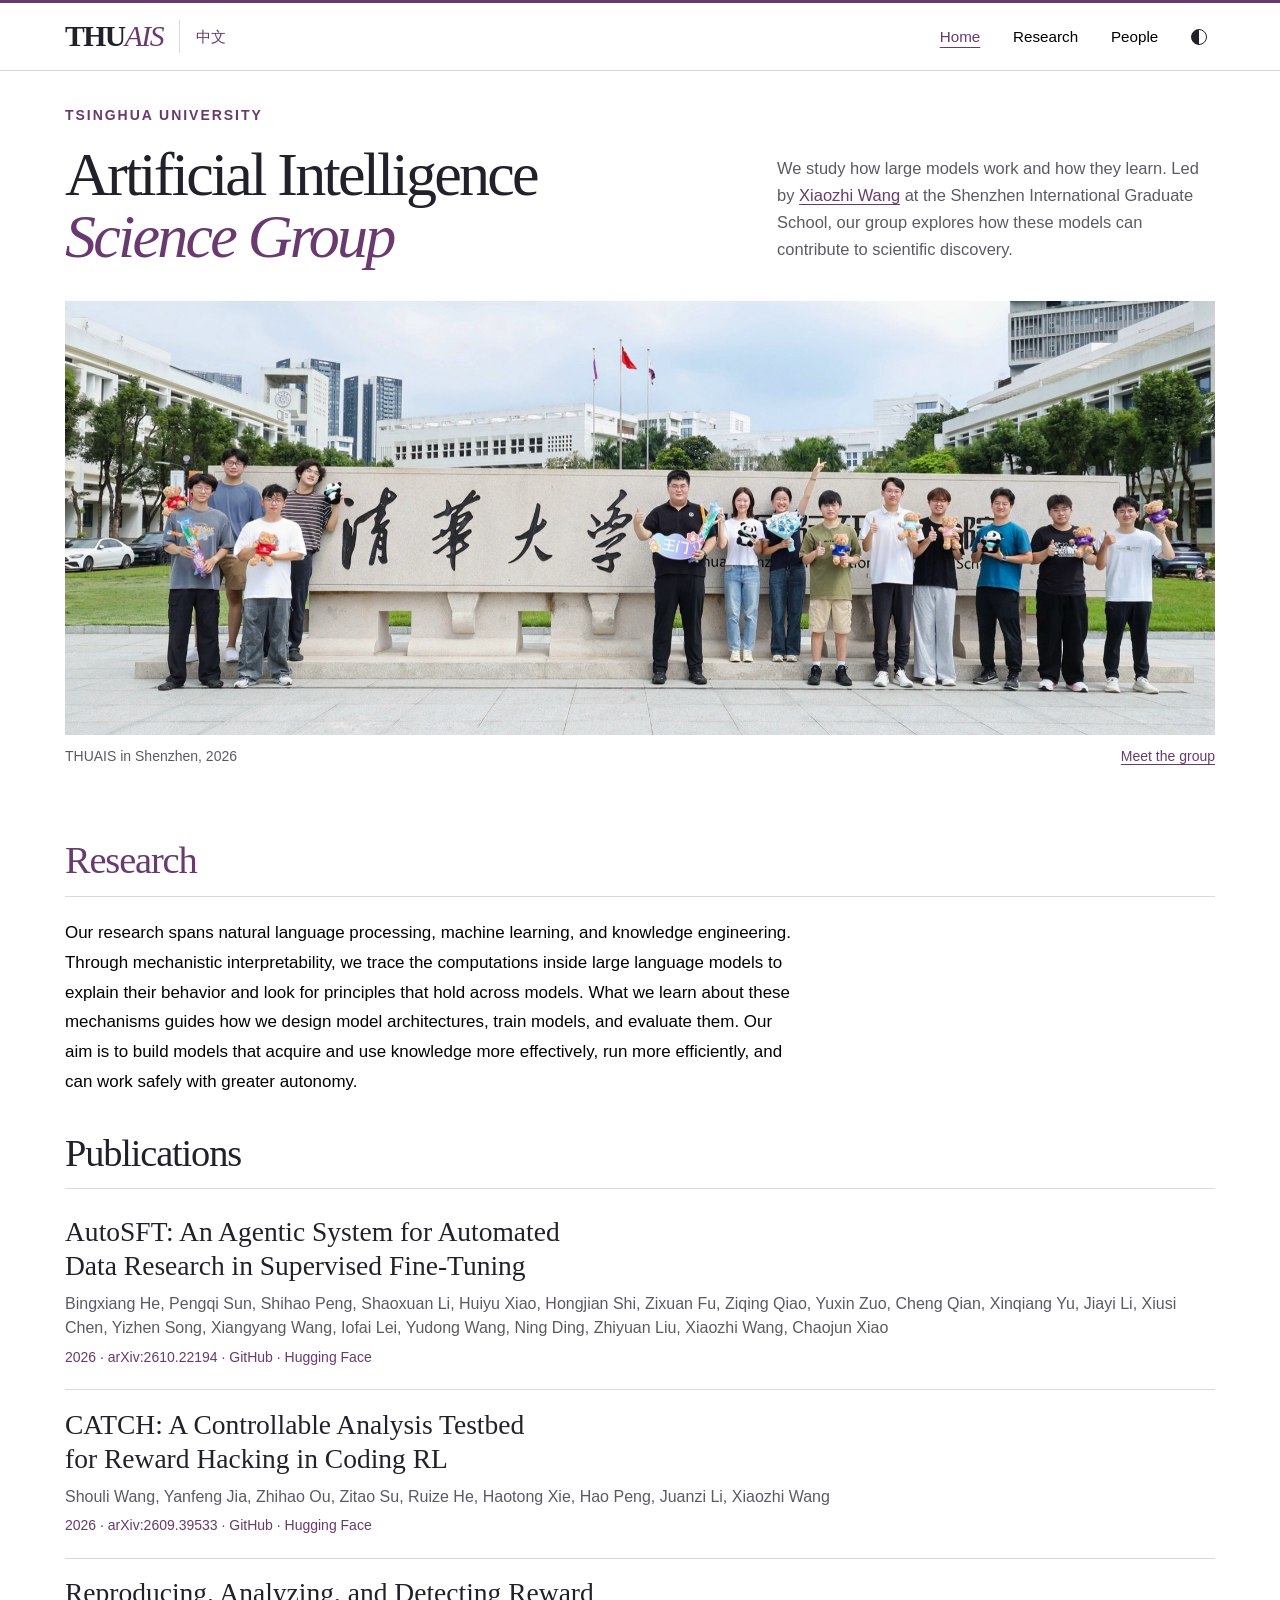
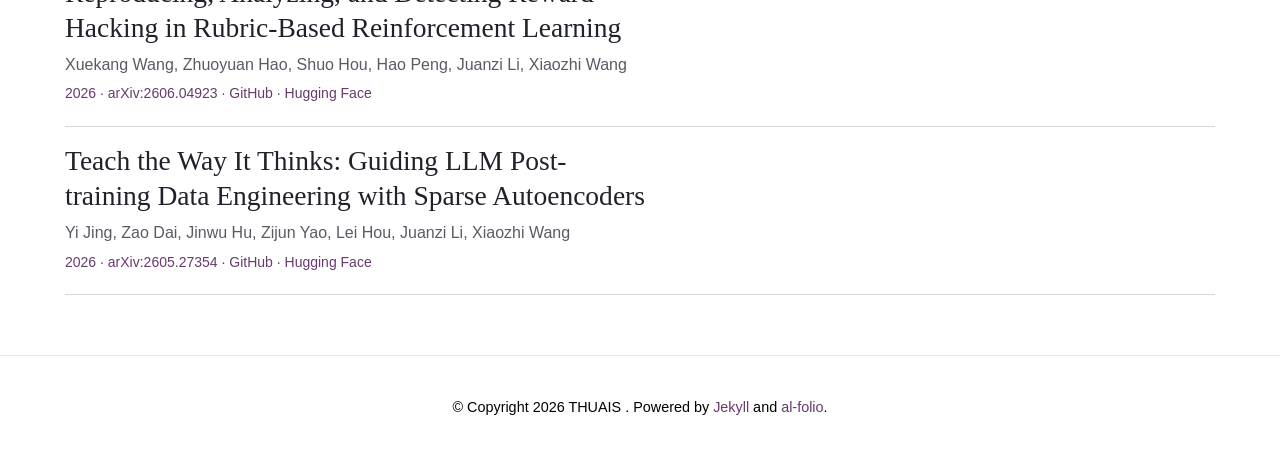
<file: index.html>
<!doctype html>


<html lang="en">
  <head>
    
    
    
    <!-- Metadata, OpenGraph and Schema.org -->




<!-- Standard metadata -->
<meta charset="utf-8">
<meta name="viewport" content="width=device-width, initial-scale=1, shrink-to-fit=no">
<meta http-equiv="X-UA-Compatible" content="IE=edge">
<title>
  
  
    THUAIS
  
</title>
<meta name="author" content="THUAIS ">
<meta name="description" content="Artificial Intelligence Science group, Tsinghua University">

  <meta name="keywords" content="THUAIS, mechanistic interpretability, post-training, AI-driven research">










<!-- Security: Content Security Policy -->
<!-- Permissive CSP suitable for academic websites. Allows external images, videos, and common embed services. -->
<!-- To customize for your needs, see: https://developer.mozilla.org/en-US/docs/Web/HTTP/CSP -->
<meta
  http-equiv="Content-Security-Policy"
  content="default-src 'self'; script-src 'self' 'unsafe-inline' https:; style-src 'self' 'unsafe-inline' https:; img-src 'self' data: https:; font-src 'self' data: https:; media-src 'self' https:; frame-src 'self' https:; connect-src 'self' https:;"
>
<style>
  :root {
    --max-content-width: 1180px;
  }
</style>

<!-- Tailwind-first core styles -->
<link rel="stylesheet" href="/assets/css/tailwind.css?v=50c64c15cbb9fd1ce6056fdb8bcb4b62">







<!-- Icons -->

<link
  defer
  rel="stylesheet"
  type="text/css"
  href="/assets/css/lab.css?v=76f27e11fc071801f0560024c6a1841b"
>

<!-- Code Syntax Highlighting -->
<link
  defer
  rel="stylesheet"
  href="/assets/css/jekyll-pygments-themes-github.css?v=591dab5a4e56573bf4ef7fd332894c99"
  media=""
  id="highlight_theme_light"
>

<!-- Styles -->





  <link
    rel="shortcut icon"
    href="data:image/svg+xml,<svg xmlns=%22http://www.w3.org/2000/svg%22 viewBox=%220 0 100 100%22><text y=%22.9em%22 font-size=%2290%22>T</text></svg>"
  >




<link rel="stylesheet" href="/assets/css/main.css?v=3116ba77db9ee1581d05bb3e86fbf7f1">

<link rel="canonical" href="https://thuais-lab.github.io/">


  <!-- Dark Mode -->
  <script src="/assets/js/theme.js?v=5286c3e4c334d0ecb8fc0c40ff4fa7ec"></script>
  <link
    defer
    rel="stylesheet"
    href="/assets/css/jekyll-pygments-themes-native.css?v=5847e5ed4a4568527aa6cfab446049ca"
    media="none"
    id="highlight_theme_dark"
  >
  <script>
    initTheme();
  </script>


















    
      <link rel="alternate" hreflang="zh-CN" href="https://thuais-lab.github.io/zh/">
      
    
      <link rel="alternate" hreflang="en" href="https://thuais-lab.github.io/">
      <link rel="alternate" hreflang="x-default" href="https://thuais-lab.github.io/">
    
  </head>
  <body class="fixed-top-nav sticky-bottom-footer">
    <header>
  <nav id="navbar" class="navbar navbar-light navbar-expand-sm fixed-top lab-nav" aria-label="Main navigation">
    <div class="container">
      <a class="lab-wordmark" href="/" aria-label="THUAIS home">THU<em>AIS</em></a>
      
        
          <a class="lab-language" href="/zh/" lang="zh-CN" hreflang="zh-CN">中文</a>
        
      
        
      
      <button class="navbar-toggler collapsed navbar-toggler-main" type="button" data-nav-toggle="navbarNav"
        aria-controls="navbarNav" aria-expanded="false" aria-label="Toggle navigation">
        <span class="icon-bar top-bar"></span><span class="icon-bar middle-bar"></span><span class="icon-bar bottom-bar"></span>
      </button>
      <div class="collapse navbar-collapse navbar-collapse-main" id="navbarNav">
        <ul class="navbar-nav navbar-menu-list">
          
          
            <li class="nav-item active">
              <a class="nav-link" href="/" aria-current="page">Home</a>
            </li>
          
            <li class="nav-item">
              <a class="nav-link" href="/research/">Research</a>
            </li>
          
            <li class="nav-item">
              <a class="nav-link" href="/people/">People</a>
            </li>
          
          
            <li><button id="light-toggle" type="button" aria-label="Change color theme" title="Change color theme"><span aria-hidden="true" class="mode-disc"></span></button></li>
          
        </ul>
      </div>
    </div>
  </nav>
</header>

    <main class="container mt-5" role="main">

<header class="lab-intro">
  <div lang="en">
    <p class="lab-affiliation">Tsinghua University</p>
    <h1>Artificial Intelligence<br><em>Science Group</em></h1>
  </div>
  <div class="lab-intro-text"><p>We study how large models work and how they learn. Led by <a href="https://bakser.github.io/">Xiaozhi Wang</a> at the Shenzhen International Graduate School, our group explores how these models can contribute to scientific discovery.</p>
</div>
</header>

<figure class="group-photo">
  <a href="/assets/img/group-sigs-2026.jpg" aria-label="View the full THUAIS group photograph">
    <img src="/assets/img/group-sigs-2026.jpg"
      srcset="/assets/img/group-sigs-2026-small.jpg 800w, /assets/img/group-sigs-2026.jpg 2000w"
      sizes="(max-width: 1180px) 96vw, 1150px" width="2000" height="1338" fetchpriority="high" alt="THUAIS members stand in front of the Tsinghua Shenzhen International Graduate School sign, with the Chinese national flag flying behind them.">
  </a>
  <figcaption><span>THUAIS in Shenzhen, 2026</span><a href="/people/">Meet the group</a></figcaption>
</figure>

<div class="home-section">
  <div class="section-heading"><h2><a href="/research/">Research</a></h2></div>
  
<p class="research-intro">Our research spans natural language processing, machine learning, and knowledge engineering. Through mechanistic interpretability, we trace the computations inside large language models to explain their behavior and look for principles that hold across models. What we learn about these mechanisms guides how we design model architectures, train models, and evaluate them. Our aim is to build models that acquire and use knowledge more effectively, run more efficiently, and can work safely with greater autonomy.</p>

<section aria-labelledby="publications">
  <div class="section-heading"><h2 id="publications">Publications</h2></div>
  <div class="lab-papers">
  <ol class="bibliography"><li><h3 class="paper-title" lang="en"><a href="https://arxiv.org/abs/2610.22194">AutoSFT: An Agentic System for Automated Data Research in Supervised Fine-Tuning</a></h3>
<p class="paper-authors" lang="en">Bingxiang He, Pengqi Sun, Shihao Peng, Shaoxuan Li, Huiyu Xiao, Hongjian Shi, Zixuan Fu, Ziqing Qiao, Yuxin Zuo, Cheng Qian, Xinqiang Yu, Jiayi Li, Xiusi Chen, Yizhen Song, Xiangyang Wang, Iofai Lei, Yudong Wang, Ning Ding, Zhiyuan Liu, Xiaozhi Wang, Chaojun Xiao</p>
<p class="paper-meta">
  2026 · <a href="https://arxiv.org/abs/2610.22194">arXiv:2610.22194</a>
   · <a href="https://github.com/Thinking-Space/AutoSFT">GitHub</a>
   · <a href="https://huggingface.co/papers/2610.22194">Hugging Face</a>
</p>
</li>
<li><h3 class="paper-title" lang="en"><a href="https://arxiv.org/abs/2609.39533">CATCH: A Controllable Analysis Testbed for Reward Hacking in Coding RL</a></h3>
<p class="paper-authors" lang="en">Shouli Wang, Yanfeng Jia, Zhihao Ou, Zitao Su, Ruize He, Haotong Xie, Hao Peng, Juanzi Li, Xiaozhi Wang</p>
<p class="paper-meta">
  2026 · <a href="https://arxiv.org/abs/2609.39533">arXiv:2609.39533</a>
   · <a href="https://github.com/THUAIS-Lab/CATCH">GitHub</a>
   · <a href="https://huggingface.co/papers/2609.39533">Hugging Face</a>
</p>
</li>
<li><h3 class="paper-title" lang="en"><a href="https://arxiv.org/abs/2606.04923">Reproducing, Analyzing, and Detecting Reward Hacking in Rubric-Based Reinforcement Learning</a></h3>
<p class="paper-authors" lang="en">Xuekang Wang, Zhuoyuan Hao, Shuo Hou, Hao Peng, Juanzi Li, Xiaozhi Wang</p>
<p class="paper-meta">
  2026 · <a href="https://arxiv.org/abs/2606.04923">arXiv:2606.04923</a>
   · <a href="https://github.com/THUAIS-Lab/CHERRL">GitHub</a>
   · <a href="https://huggingface.co/papers/2606.04923">Hugging Face</a>
</p>
</li>
<li><h3 class="paper-title" lang="en"><a href="https://arxiv.org/abs/2605.27354">Teach the Way It Thinks: Guiding LLM Post-training Data Engineering with Sparse Autoencoders</a></h3>
<p class="paper-authors" lang="en">Yi Jing, Zao Dai, Jinwu Hu, Zijun Yao, Lei Hou, Juanzi Li, Xiaozhi Wang</p>
<p class="paper-meta">
  2026 · <a href="https://arxiv.org/abs/2605.27354">arXiv:2605.27354</a>
   · <a href="https://github.com/THUAIS-Lab/SAERL">GitHub</a>
   · <a href="https://huggingface.co/papers/2605.27354">Hugging Face</a>
</p>
</li></ol>
</div>

</section>

</div>
</main>
    
      


  <footer class="sticky-bottom mt-5" role="contentinfo">
    

    <div class="container">
      
  &copy; Copyright 2026
  THUAIS
  
  . Powered by <a href="https://jekyllrb.com/">Jekyll</a> and <a href="https://github.com/alshedivat/al-folio">al-folio</a>.
  
  

    </div>
  </footer>


    
    <script>
  window.alFolio = {
    compatBootstrap: false
  };
</script>

<!-- Core navigation/runtime scripts -->
<script src="/assets/js/nav-toggle.js?v=141bd79a73ebc0f0b6ea58e440ae79fc"></script>












<!-- Tooltips & popovers runtime -->
<script src="/assets/js/tooltips-setup.js?v=fe487e99db6c43751e6e7bdb2d6a0611"></script>






<!-- Load Common JS -->
<script src="/assets/js/no_defer.js?v=53b1b1a645525975c963ce8bf8bfefcf"></script>
<script defer src="/assets/js/common.js?v=87baac90f765f2f3362dcf6aaf312a8a"></script>
<script defer src="/assets/js/copy_code.js?v=c8a01c11a92744d44b093fc3bda915df" type="text/javascript"></script>

<!-- Jupyter Open External Links New Tab -->
<script defer src="/assets/js/jupyter_new_tab.js?v=896d254890d9b47f0281f63bfccf0dee"></script>

<!-- Badges -->






















  </body>
</html>
</file>
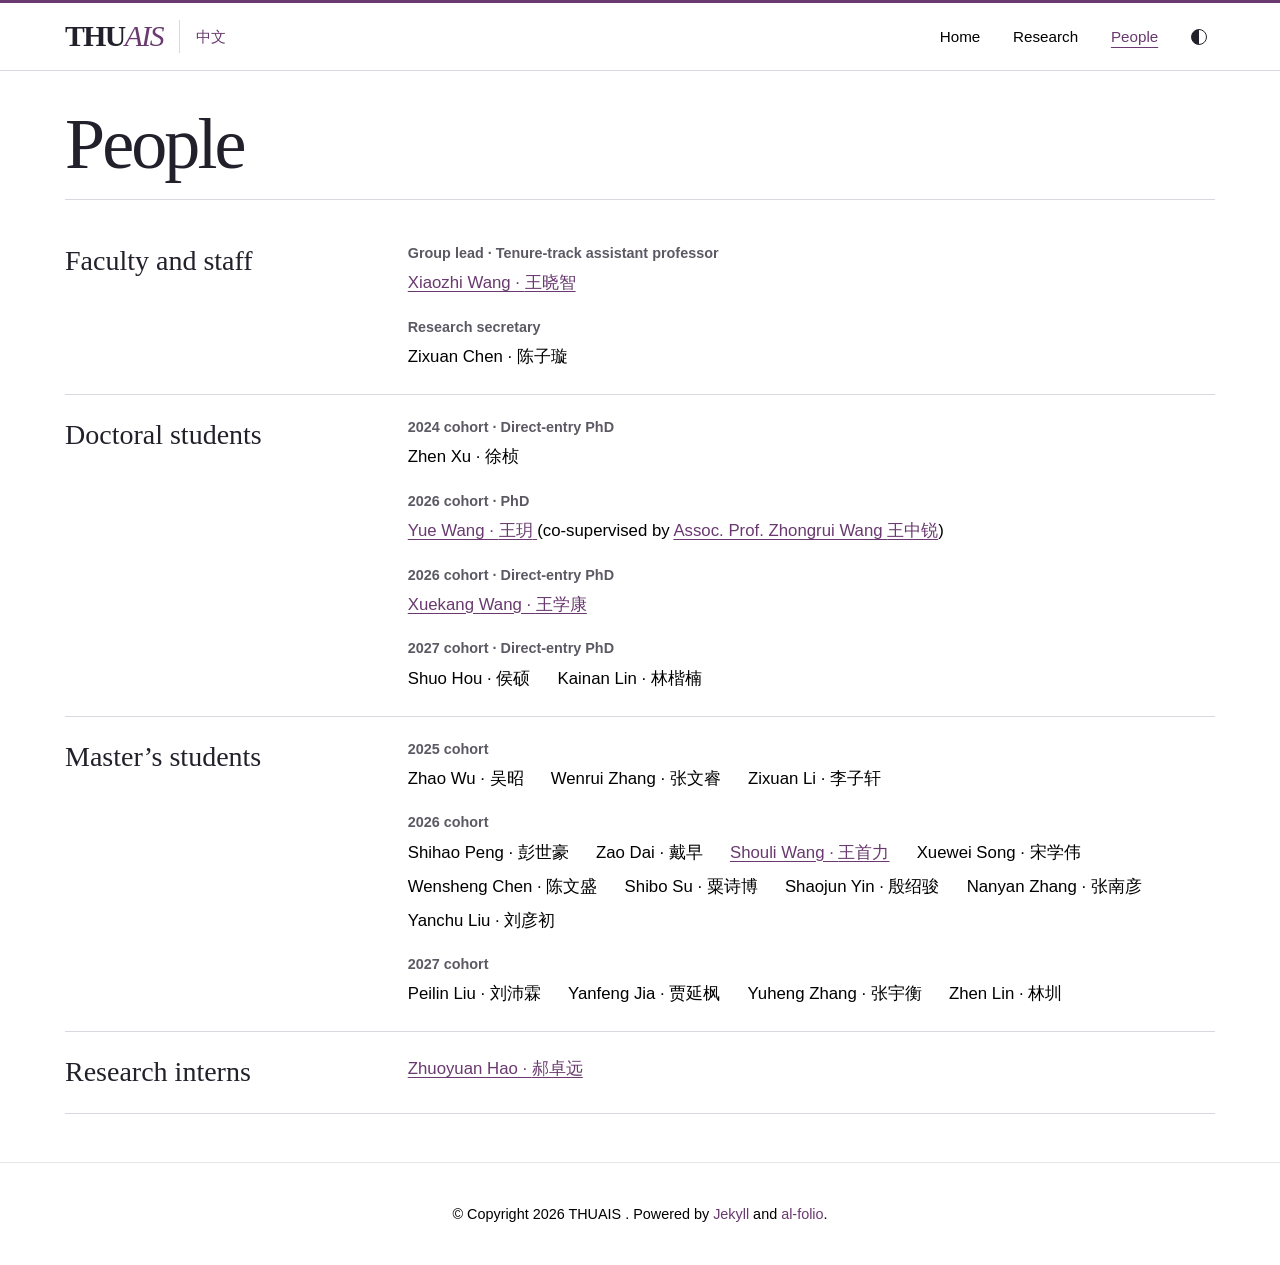
<file: people/index.html>
<!doctype html>


<html lang="en">
  <head>
    
    
    
    <!-- Metadata, OpenGraph and Schema.org -->




<!-- Standard metadata -->
<meta charset="utf-8">
<meta name="viewport" content="width=device-width, initial-scale=1, shrink-to-fit=no">
<meta http-equiv="X-UA-Compatible" content="IE=edge">
<title>
  
  
    
      People | THUAIS
    
  
</title>
<meta name="author" content="THUAIS ">
<meta name="description" content="Artificial Intelligence Science group, Tsinghua University">

  <meta name="keywords" content="THUAIS, mechanistic interpretability, post-training, AI-driven research">










<!-- Security: Content Security Policy -->
<!-- Permissive CSP suitable for academic websites. Allows external images, videos, and common embed services. -->
<!-- To customize for your needs, see: https://developer.mozilla.org/en-US/docs/Web/HTTP/CSP -->
<meta
  http-equiv="Content-Security-Policy"
  content="default-src 'self'; script-src 'self' 'unsafe-inline' https:; style-src 'self' 'unsafe-inline' https:; img-src 'self' data: https:; font-src 'self' data: https:; media-src 'self' https:; frame-src 'self' https:; connect-src 'self' https:;"
>
<style>
  :root {
    --max-content-width: 1180px;
  }
</style>

<!-- Tailwind-first core styles -->
<link rel="stylesheet" href="/assets/css/tailwind.css?v=50c64c15cbb9fd1ce6056fdb8bcb4b62">







<!-- Icons -->

<link
  defer
  rel="stylesheet"
  type="text/css"
  href="/assets/css/lab.css?v=76f27e11fc071801f0560024c6a1841b"
>

<!-- Code Syntax Highlighting -->
<link
  defer
  rel="stylesheet"
  href="/assets/css/jekyll-pygments-themes-github.css?v=591dab5a4e56573bf4ef7fd332894c99"
  media=""
  id="highlight_theme_light"
>

<!-- Styles -->





  <link
    rel="shortcut icon"
    href="data:image/svg+xml,<svg xmlns=%22http://www.w3.org/2000/svg%22 viewBox=%220 0 100 100%22><text y=%22.9em%22 font-size=%2290%22>T</text></svg>"
  >




<link rel="stylesheet" href="/assets/css/main.css?v=3116ba77db9ee1581d05bb3e86fbf7f1">

<link rel="canonical" href="https://thuais-lab.github.io/people/">


  <!-- Dark Mode -->
  <script src="/assets/js/theme.js?v=5286c3e4c334d0ecb8fc0c40ff4fa7ec"></script>
  <link
    defer
    rel="stylesheet"
    href="/assets/css/jekyll-pygments-themes-native.css?v=5847e5ed4a4568527aa6cfab446049ca"
    media="none"
    id="highlight_theme_dark"
  >
  <script>
    initTheme();
  </script>


















    
      <link rel="alternate" hreflang="en" href="https://thuais-lab.github.io/people/">
      <link rel="alternate" hreflang="x-default" href="https://thuais-lab.github.io/people/">
    
      <link rel="alternate" hreflang="zh-CN" href="https://thuais-lab.github.io/zh/people/">
      
    
  </head>
  <body class="fixed-top-nav sticky-bottom-footer">
    <header>
  <nav id="navbar" class="navbar navbar-light navbar-expand-sm fixed-top lab-nav" aria-label="Main navigation">
    <div class="container">
      <a class="lab-wordmark" href="/" aria-label="THUAIS home">THU<em>AIS</em></a>
      
        
      
        
          <a class="lab-language" href="/zh/people/" lang="zh-CN" hreflang="zh-CN">中文</a>
        
      
      <button class="navbar-toggler collapsed navbar-toggler-main" type="button" data-nav-toggle="navbarNav"
        aria-controls="navbarNav" aria-expanded="false" aria-label="Toggle navigation">
        <span class="icon-bar top-bar"></span><span class="icon-bar middle-bar"></span><span class="icon-bar bottom-bar"></span>
      </button>
      <div class="collapse navbar-collapse navbar-collapse-main" id="navbarNav">
        <ul class="navbar-nav navbar-menu-list">
          
          
            <li class="nav-item">
              <a class="nav-link" href="/">Home</a>
            </li>
          
            <li class="nav-item">
              <a class="nav-link" href="/research/">Research</a>
            </li>
          
            <li class="nav-item active">
              <a class="nav-link" href="/people/" aria-current="page">People</a>
            </li>
          
          
            <li><button id="light-toggle" type="button" aria-label="Change color theme" title="Change color theme"><span aria-hidden="true" class="mode-disc"></span></button></li>
          
        </ul>
      </div>
    </div>
  </nav>
</header>

    <main class="container mt-5" role="main">

<div class="post">
  <header class="post-header">
    <h1 class="post-title">People</h1>
    <p class="post-description"></p>
  </header>

  <article>
    <div class="people-directory">
  
    <section class="people-section">
      <h2>Faculty and staff</h2>
      
        <div class="people-cohort">
          <h3>Group lead · Tenure-track assistant professor</h3>
          <ul class="people-list">
            
              
              <li class="people-name">
                <a href="https://bakser.github.io/">
                Xiaozhi Wang · <span lang="zh-Hans">王晓智</span>
                </a>
              </li>
            
          </ul>
        </div>
      
        <div class="people-cohort">
          <h3>Research secretary</h3>
          <ul class="people-list">
            
              
              <li class="people-name">
                
                Zixuan Chen · <span lang="zh-Hans">陈子璇</span>
                
              </li>
            
          </ul>
        </div>
      
    </section>
  
    <section class="people-section">
      <h2>Doctoral students</h2>
      
        <div class="people-cohort">
          <h3>2024 cohort · Direct-entry PhD</h3>
          <ul class="people-list">
            
              
              <li class="people-name">
                
                Zhen Xu · <span lang="zh-Hans">徐桢</span>
                
              </li>
            
          </ul>
        </div>
      
        <div class="people-cohort">
          <h3>2026 cohort · PhD</h3>
          <ul class="people-list">
            
              
              <li class="people-name">
                <a href="https://nomewang.github.io/">
                Yue Wang · <span lang="zh-Hans">王玥</span>
                </a>
                  
                  
                    (co-supervised by <a href="https://web.ial-cvmi.com/">Assoc. Prof. Zhongrui Wang <span lang="zh-Hans">王中锐</span></a>)
                  
                
              </li>
            
          </ul>
        </div>
      
        <div class="people-cohort">
          <h3>2026 cohort · Direct-entry PhD</h3>
          <ul class="people-list">
            
              
              <li class="people-name">
                <a href="https://k-k1w-w1x-x.github.io/">
                Xuekang Wang · <span lang="zh-Hans">王学康</span>
                </a>
              </li>
            
          </ul>
        </div>
      
        <div class="people-cohort">
          <h3>2027 cohort · Direct-entry PhD</h3>
          <ul class="people-list">
            
              
              <li class="people-name">
                
                Shuo Hou · <span lang="zh-Hans">侯硕</span>
                
              </li>
            
              
              <li class="people-name">
                
                Kainan Lin · <span lang="zh-Hans">林楷楠</span>
                
              </li>
            
          </ul>
        </div>
      
    </section>
  
    <section class="people-section">
      <h2>Master’s students</h2>
      
        <div class="people-cohort">
          <h3>2025 cohort</h3>
          <ul class="people-list">
            
              
              <li class="people-name">
                
                Zhao Wu · <span lang="zh-Hans">吴昭</span>
                
              </li>
            
              
              <li class="people-name">
                
                Wenrui Zhang · <span lang="zh-Hans">张文睿</span>
                
              </li>
            
              
              <li class="people-name">
                
                Zixuan Li · <span lang="zh-Hans">李子轩</span>
                
              </li>
            
          </ul>
        </div>
      
        <div class="people-cohort">
          <h3>2026 cohort</h3>
          <ul class="people-list">
            
              
              <li class="people-name">
                
                Shihao Peng · <span lang="zh-Hans">彭世豪</span>
                
              </li>
            
              
              <li class="people-name">
                
                Zao Dai · <span lang="zh-Hans">戴早</span>
                
              </li>
            
              
              <li class="people-name">
                <a href="https://woforce.github.io/">
                Shouli Wang · <span lang="zh-Hans">王首力</span>
                </a>
              </li>
            
              
              <li class="people-name">
                
                Xuewei Song · <span lang="zh-Hans">宋学伟</span>
                
              </li>
            
              
              <li class="people-name">
                
                Wensheng Chen · <span lang="zh-Hans">陈文盛</span>
                
              </li>
            
              
              <li class="people-name">
                
                Shibo Su · <span lang="zh-Hans">粟诗博</span>
                
              </li>
            
              
              <li class="people-name">
                
                Shaojun Yin · <span lang="zh-Hans">殷绍骏</span>
                
              </li>
            
              
              <li class="people-name">
                
                Nanyan Zhang · <span lang="zh-Hans">张南彦</span>
                
              </li>
            
              
              <li class="people-name">
                
                Yanchu Liu · <span lang="zh-Hans">刘彦初</span>
                
              </li>
            
          </ul>
        </div>
      
        <div class="people-cohort">
          <h3>2027 cohort</h3>
          <ul class="people-list">
            
              
              <li class="people-name">
                
                Peilin Liu · <span lang="zh-Hans">刘沛霖</span>
                
              </li>
            
              
              <li class="people-name">
                
                Yanfeng Jia · <span lang="zh-Hans">贾延枫</span>
                
              </li>
            
              
              <li class="people-name">
                
                Yuheng Zhang · <span lang="zh-Hans">张宇衡</span>
                
              </li>
            
              
              <li class="people-name">
                
                Zhen Lin · <span lang="zh-Hans">林圳</span>
                
              </li>
            
          </ul>
        </div>
      
    </section>
  
    <section class="people-section">
      <h2>Research interns</h2>
      
        <div class="people-cohort">
          
          <ul class="people-list">
            
              
              <li class="people-name">
                <a href="https://hhh2210.github.io/">
                Zhuoyuan Hao · <span lang="zh-Hans">郝卓远</span>
                </a>
              </li>
            
          </ul>
        </div>
      
    </section>
  
</div>


  </article>

  

  
</div>
</main>
    
      


  <footer class="sticky-bottom mt-5" role="contentinfo">
    

    <div class="container">
      
  &copy; Copyright 2026
  THUAIS
  
  . Powered by <a href="https://jekyllrb.com/">Jekyll</a> and <a href="https://github.com/alshedivat/al-folio">al-folio</a>.
  
  

    </div>
  </footer>


    
    <script>
  window.alFolio = {
    compatBootstrap: false
  };
</script>

<!-- Core navigation/runtime scripts -->
<script src="/assets/js/nav-toggle.js?v=141bd79a73ebc0f0b6ea58e440ae79fc"></script>












<!-- Tooltips & popovers runtime -->
<script src="/assets/js/tooltips-setup.js?v=fe487e99db6c43751e6e7bdb2d6a0611"></script>






<!-- Load Common JS -->
<script src="/assets/js/no_defer.js?v=53b1b1a645525975c963ce8bf8bfefcf"></script>
<script defer src="/assets/js/common.js?v=87baac90f765f2f3362dcf6aaf312a8a"></script>
<script defer src="/assets/js/copy_code.js?v=c8a01c11a92744d44b093fc3bda915df" type="text/javascript"></script>

<!-- Jupyter Open External Links New Tab -->
<script defer src="/assets/js/jupyter_new_tab.js?v=896d254890d9b47f0281f63bfccf0dee"></script>

<!-- Badges -->






















  </body>
</html>
</file>
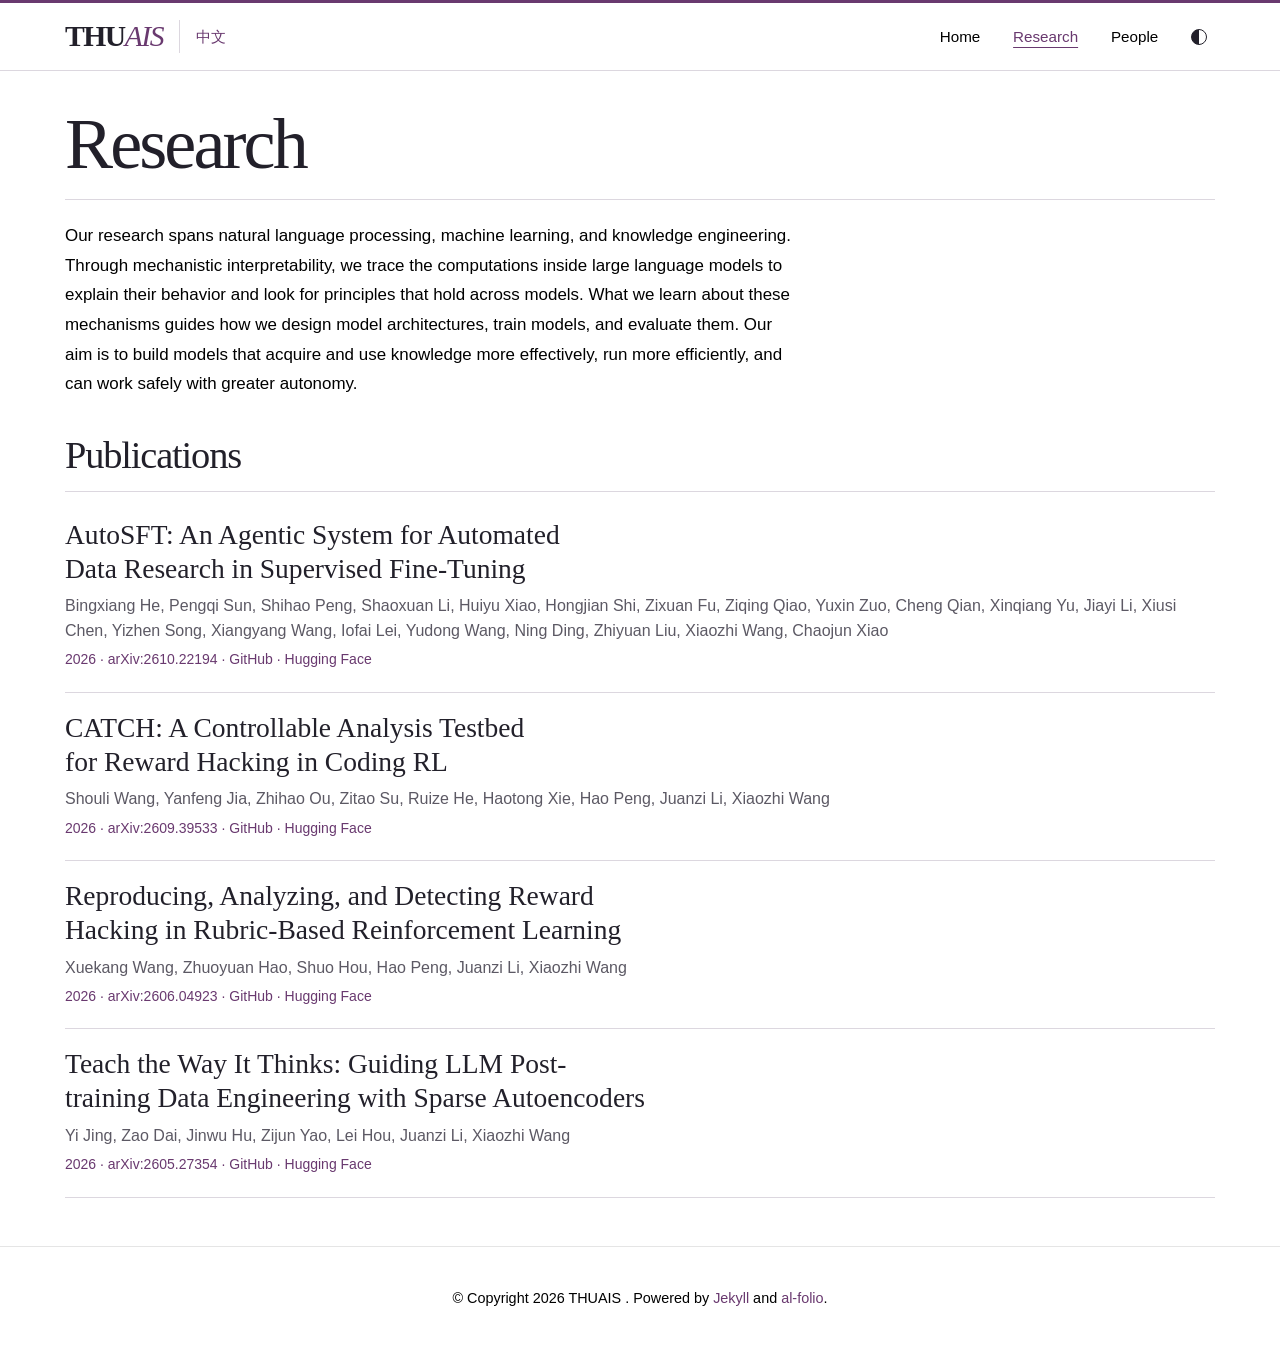
<file: publications/index.html>
<!doctype html>
<html lang="en">
  <head>
    <meta charset="utf-8">
    <meta name="viewport" content="width=device-width, initial-scale=1">
    <title>Research | THUAIS</title>
    <link rel="canonical" href="https://thuais-lab.github.io/research/">
    <meta http-equiv="refresh" content="0; url=/research/#publications">
  </head>
  <body><p><a href="/research/#publications">Research</a></p></body>
</html>
</file>
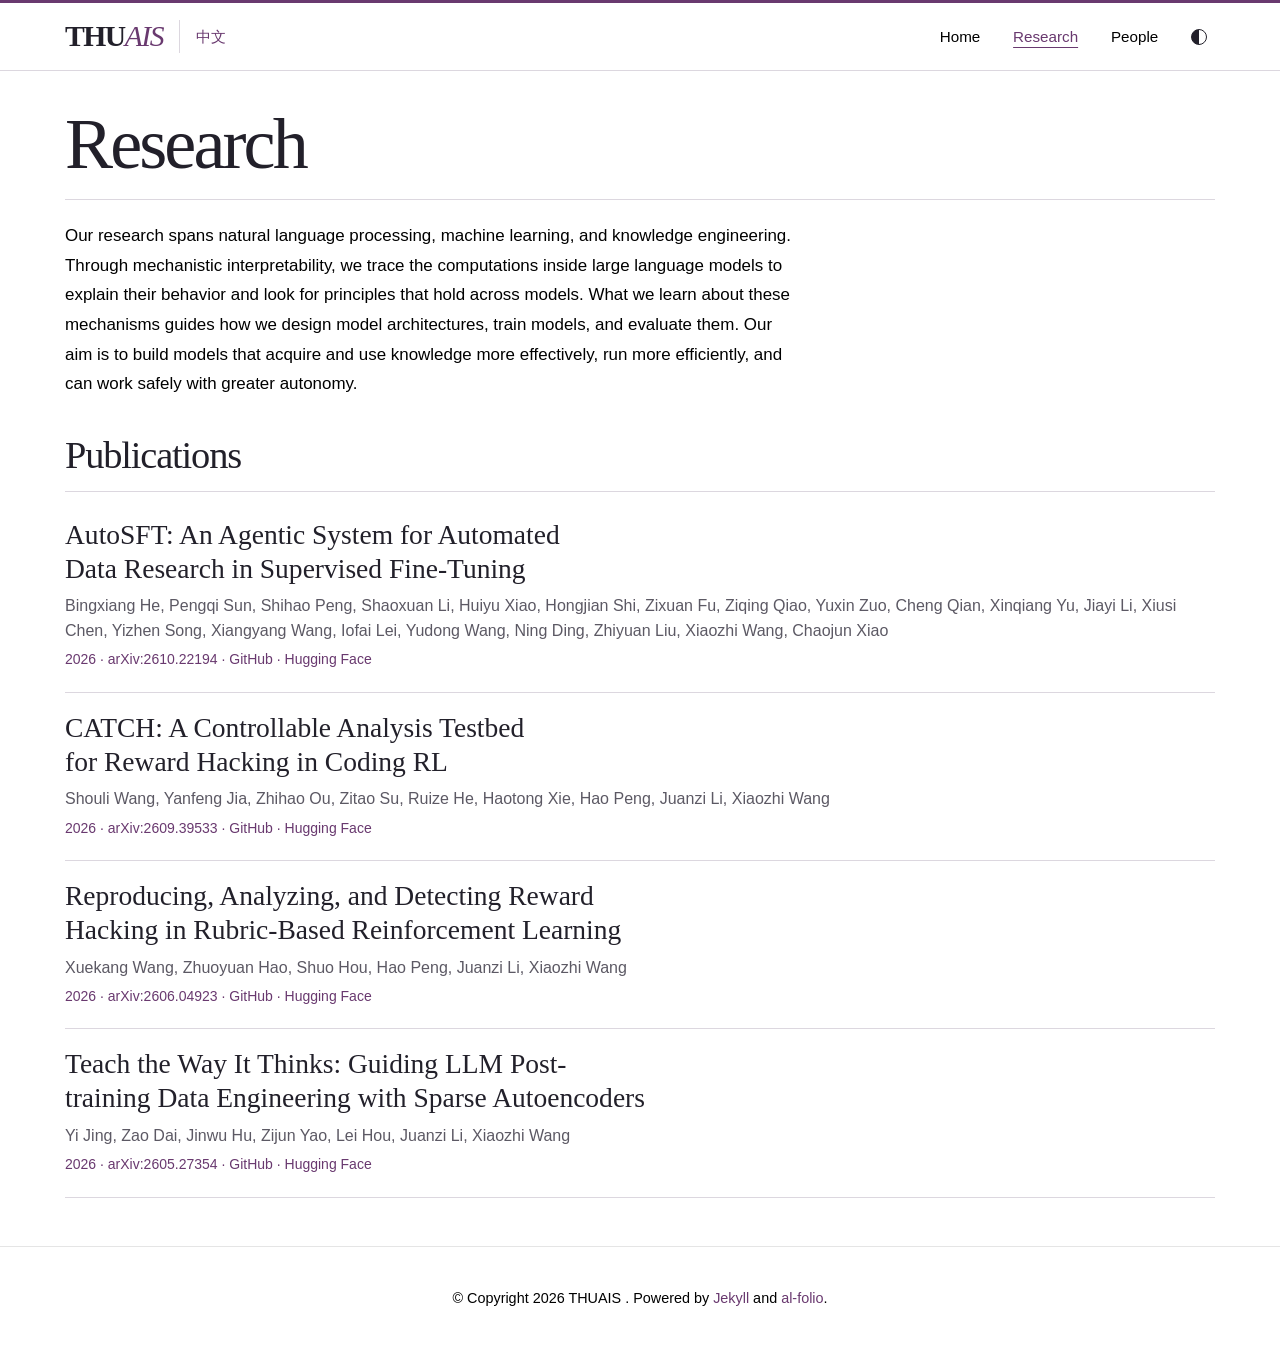
<file: research/index.html>
<!doctype html>


<html lang="en">
  <head>
    
    
    
    <!-- Metadata, OpenGraph and Schema.org -->




<!-- Standard metadata -->
<meta charset="utf-8">
<meta name="viewport" content="width=device-width, initial-scale=1, shrink-to-fit=no">
<meta http-equiv="X-UA-Compatible" content="IE=edge">
<title>
  
  
    
      Research | THUAIS
    
  
</title>
<meta name="author" content="THUAIS ">
<meta name="description" content="Artificial Intelligence Science group, Tsinghua University">

  <meta name="keywords" content="THUAIS, mechanistic interpretability, post-training, AI-driven research">










<!-- Security: Content Security Policy -->
<!-- Permissive CSP suitable for academic websites. Allows external images, videos, and common embed services. -->
<!-- To customize for your needs, see: https://developer.mozilla.org/en-US/docs/Web/HTTP/CSP -->
<meta
  http-equiv="Content-Security-Policy"
  content="default-src 'self'; script-src 'self' 'unsafe-inline' https:; style-src 'self' 'unsafe-inline' https:; img-src 'self' data: https:; font-src 'self' data: https:; media-src 'self' https:; frame-src 'self' https:; connect-src 'self' https:;"
>
<style>
  :root {
    --max-content-width: 1180px;
  }
</style>

<!-- Tailwind-first core styles -->
<link rel="stylesheet" href="/assets/css/tailwind.css?v=50c64c15cbb9fd1ce6056fdb8bcb4b62">







<!-- Icons -->

<link
  defer
  rel="stylesheet"
  type="text/css"
  href="/assets/css/lab.css?v=76f27e11fc071801f0560024c6a1841b"
>

<!-- Code Syntax Highlighting -->
<link
  defer
  rel="stylesheet"
  href="/assets/css/jekyll-pygments-themes-github.css?v=591dab5a4e56573bf4ef7fd332894c99"
  media=""
  id="highlight_theme_light"
>

<!-- Styles -->





  <link
    rel="shortcut icon"
    href="data:image/svg+xml,<svg xmlns=%22http://www.w3.org/2000/svg%22 viewBox=%220 0 100 100%22><text y=%22.9em%22 font-size=%2290%22>T</text></svg>"
  >




<link rel="stylesheet" href="/assets/css/main.css?v=3116ba77db9ee1581d05bb3e86fbf7f1">

<link rel="canonical" href="https://thuais-lab.github.io/research/">


  <!-- Dark Mode -->
  <script src="/assets/js/theme.js?v=5286c3e4c334d0ecb8fc0c40ff4fa7ec"></script>
  <link
    defer
    rel="stylesheet"
    href="/assets/css/jekyll-pygments-themes-native.css?v=5847e5ed4a4568527aa6cfab446049ca"
    media="none"
    id="highlight_theme_dark"
  >
  <script>
    initTheme();
  </script>


















    
      <link rel="alternate" hreflang="zh-CN" href="https://thuais-lab.github.io/zh/research/">
      
    
      <link rel="alternate" hreflang="en" href="https://thuais-lab.github.io/research/">
      <link rel="alternate" hreflang="x-default" href="https://thuais-lab.github.io/research/">
    
  </head>
  <body class="fixed-top-nav sticky-bottom-footer">
    <header>
  <nav id="navbar" class="navbar navbar-light navbar-expand-sm fixed-top lab-nav" aria-label="Main navigation">
    <div class="container">
      <a class="lab-wordmark" href="/" aria-label="THUAIS home">THU<em>AIS</em></a>
      
        
          <a class="lab-language" href="/zh/research/" lang="zh-CN" hreflang="zh-CN">中文</a>
        
      
        
      
      <button class="navbar-toggler collapsed navbar-toggler-main" type="button" data-nav-toggle="navbarNav"
        aria-controls="navbarNav" aria-expanded="false" aria-label="Toggle navigation">
        <span class="icon-bar top-bar"></span><span class="icon-bar middle-bar"></span><span class="icon-bar bottom-bar"></span>
      </button>
      <div class="collapse navbar-collapse navbar-collapse-main" id="navbarNav">
        <ul class="navbar-nav navbar-menu-list">
          
          
            <li class="nav-item">
              <a class="nav-link" href="/">Home</a>
            </li>
          
            <li class="nav-item active">
              <a class="nav-link" href="/research/" aria-current="page">Research</a>
            </li>
          
            <li class="nav-item">
              <a class="nav-link" href="/people/">People</a>
            </li>
          
          
            <li><button id="light-toggle" type="button" aria-label="Change color theme" title="Change color theme"><span aria-hidden="true" class="mode-disc"></span></button></li>
          
        </ul>
      </div>
    </div>
  </nav>
</header>

    <main class="container mt-5" role="main">

<div class="post">
  <header class="post-header">
    <h1 class="post-title">Research</h1>
    <p class="post-description"></p>
  </header>

  <article>
    
<p class="research-intro">Our research spans natural language processing, machine learning, and knowledge engineering. Through mechanistic interpretability, we trace the computations inside large language models to explain their behavior and look for principles that hold across models. What we learn about these mechanisms guides how we design model architectures, train models, and evaluate them. Our aim is to build models that acquire and use knowledge more effectively, run more efficiently, and can work safely with greater autonomy.</p>

<section aria-labelledby="publications">
  <div class="section-heading"><h2 id="publications">Publications</h2></div>
  <div class="lab-papers">
  <ol class="bibliography"><li><h3 class="paper-title" lang="en"><a href="https://arxiv.org/abs/2610.22194">AutoSFT: An Agentic System for Automated Data Research in Supervised Fine-Tuning</a></h3>
<p class="paper-authors" lang="en">Bingxiang He, Pengqi Sun, Shihao Peng, Shaoxuan Li, Huiyu Xiao, Hongjian Shi, Zixuan Fu, Ziqing Qiao, Yuxin Zuo, Cheng Qian, Xinqiang Yu, Jiayi Li, Xiusi Chen, Yizhen Song, Xiangyang Wang, Iofai Lei, Yudong Wang, Ning Ding, Zhiyuan Liu, Xiaozhi Wang, Chaojun Xiao</p>
<p class="paper-meta">
  2026 · <a href="https://arxiv.org/abs/2610.22194">arXiv:2610.22194</a>
   · <a href="https://github.com/Thinking-Space/AutoSFT">GitHub</a>
   · <a href="https://huggingface.co/papers/2610.22194">Hugging Face</a>
</p>
</li>
<li><h3 class="paper-title" lang="en"><a href="https://arxiv.org/abs/2609.39533">CATCH: A Controllable Analysis Testbed for Reward Hacking in Coding RL</a></h3>
<p class="paper-authors" lang="en">Shouli Wang, Yanfeng Jia, Zhihao Ou, Zitao Su, Ruize He, Haotong Xie, Hao Peng, Juanzi Li, Xiaozhi Wang</p>
<p class="paper-meta">
  2026 · <a href="https://arxiv.org/abs/2609.39533">arXiv:2609.39533</a>
   · <a href="https://github.com/THUAIS-Lab/CATCH">GitHub</a>
   · <a href="https://huggingface.co/papers/2609.39533">Hugging Face</a>
</p>
</li>
<li><h3 class="paper-title" lang="en"><a href="https://arxiv.org/abs/2606.04923">Reproducing, Analyzing, and Detecting Reward Hacking in Rubric-Based Reinforcement Learning</a></h3>
<p class="paper-authors" lang="en">Xuekang Wang, Zhuoyuan Hao, Shuo Hou, Hao Peng, Juanzi Li, Xiaozhi Wang</p>
<p class="paper-meta">
  2026 · <a href="https://arxiv.org/abs/2606.04923">arXiv:2606.04923</a>
   · <a href="https://github.com/THUAIS-Lab/CHERRL">GitHub</a>
   · <a href="https://huggingface.co/papers/2606.04923">Hugging Face</a>
</p>
</li>
<li><h3 class="paper-title" lang="en"><a href="https://arxiv.org/abs/2605.27354">Teach the Way It Thinks: Guiding LLM Post-training Data Engineering with Sparse Autoencoders</a></h3>
<p class="paper-authors" lang="en">Yi Jing, Zao Dai, Jinwu Hu, Zijun Yao, Lei Hou, Juanzi Li, Xiaozhi Wang</p>
<p class="paper-meta">
  2026 · <a href="https://arxiv.org/abs/2605.27354">arXiv:2605.27354</a>
   · <a href="https://github.com/THUAIS-Lab/SAERL">GitHub</a>
   · <a href="https://huggingface.co/papers/2605.27354">Hugging Face</a>
</p>
</li></ol>
</div>

</section>


  </article>

  

  
</div>
</main>
    
      


  <footer class="sticky-bottom mt-5" role="contentinfo">
    

    <div class="container">
      
  &copy; Copyright 2026
  THUAIS
  
  . Powered by <a href="https://jekyllrb.com/">Jekyll</a> and <a href="https://github.com/alshedivat/al-folio">al-folio</a>.
  
  

    </div>
  </footer>


    
    <script>
  window.alFolio = {
    compatBootstrap: false
  };
</script>

<!-- Core navigation/runtime scripts -->
<script src="/assets/js/nav-toggle.js?v=141bd79a73ebc0f0b6ea58e440ae79fc"></script>












<!-- Tooltips & popovers runtime -->
<script src="/assets/js/tooltips-setup.js?v=fe487e99db6c43751e6e7bdb2d6a0611"></script>






<!-- Load Common JS -->
<script src="/assets/js/no_defer.js?v=53b1b1a645525975c963ce8bf8bfefcf"></script>
<script defer src="/assets/js/common.js?v=87baac90f765f2f3362dcf6aaf312a8a"></script>
<script defer src="/assets/js/copy_code.js?v=c8a01c11a92744d44b093fc3bda915df" type="text/javascript"></script>

<!-- Jupyter Open External Links New Tab -->
<script defer src="/assets/js/jupyter_new_tab.js?v=896d254890d9b47f0281f63bfccf0dee"></script>

<!-- Badges -->






















  </body>
</html>
</file>
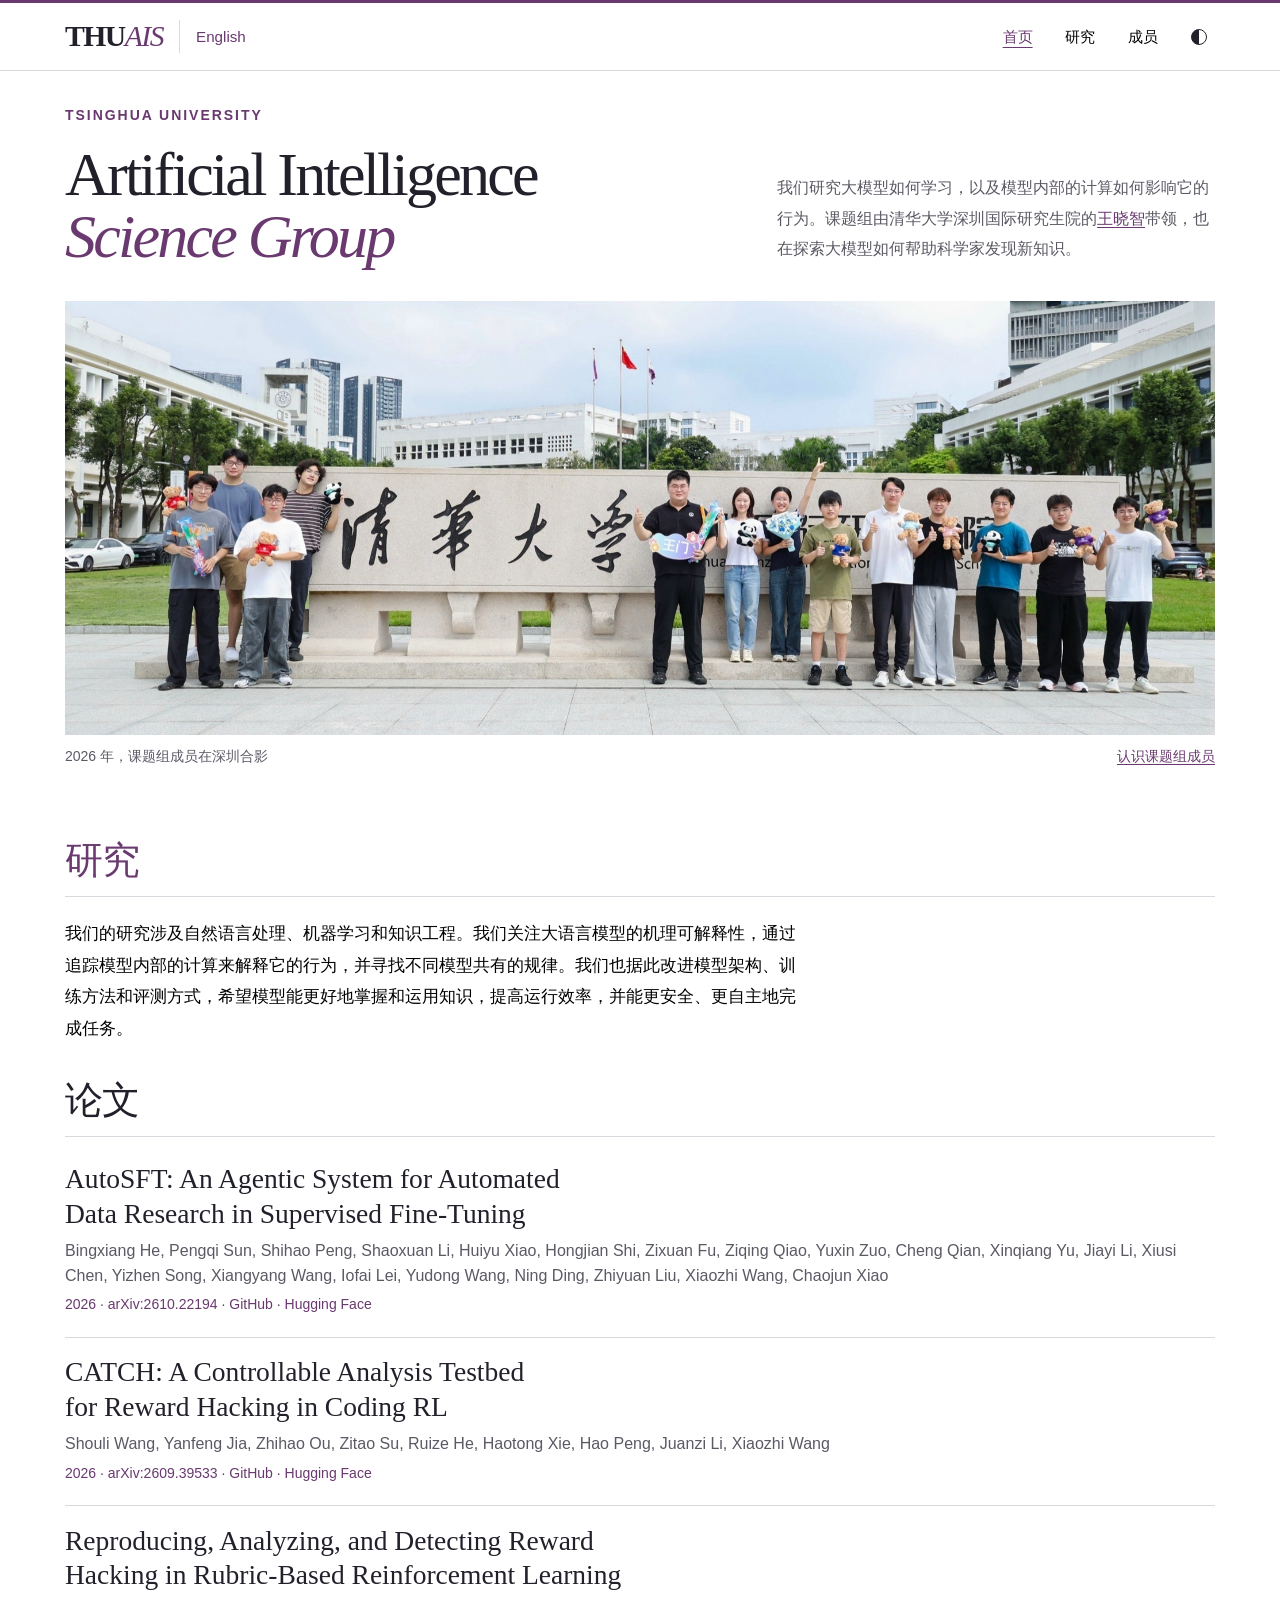
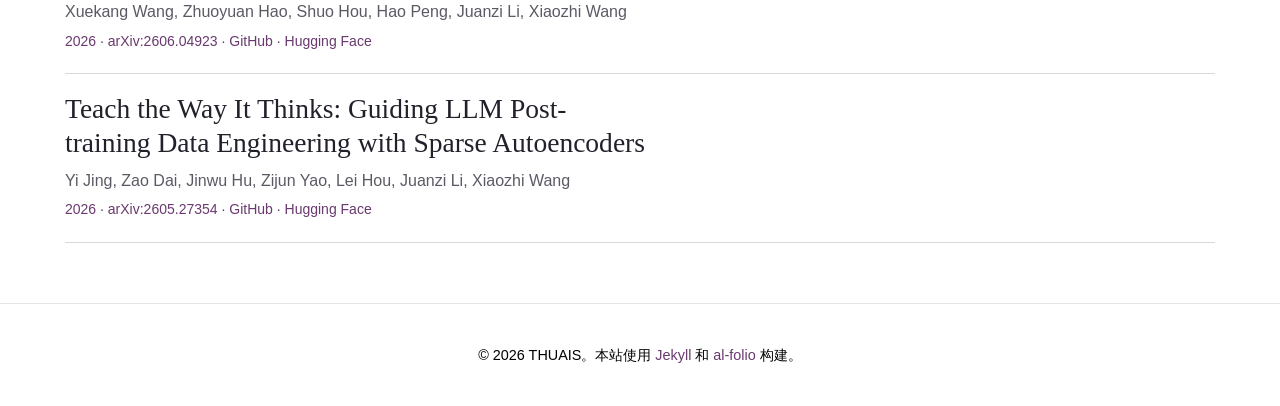
<file: zh/index.html>
<!doctype html>


<html lang="zh-CN">
  <head>
    
    
    
    <!-- Metadata, OpenGraph and Schema.org -->




<!-- Standard metadata -->
<meta charset="utf-8">
<meta name="viewport" content="width=device-width, initial-scale=1, shrink-to-fit=no">
<meta http-equiv="X-UA-Compatible" content="IE=edge">
<title>
  
  
    
      首页 | THUAIS
    
  
</title>
<meta name="author" content="THUAIS ">
<meta name="description" content="清华大学深圳国际研究生院王晓智课题组，研究大模型的工作机理、后训练与人工智能驱动的科学研究。">

  <meta name="keywords" content="THUAIS, mechanistic interpretability, post-training, AI-driven research">










<!-- Security: Content Security Policy -->
<!-- Permissive CSP suitable for academic websites. Allows external images, videos, and common embed services. -->
<!-- To customize for your needs, see: https://developer.mozilla.org/en-US/docs/Web/HTTP/CSP -->
<meta
  http-equiv="Content-Security-Policy"
  content="default-src 'self'; script-src 'self' 'unsafe-inline' https:; style-src 'self' 'unsafe-inline' https:; img-src 'self' data: https:; font-src 'self' data: https:; media-src 'self' https:; frame-src 'self' https:; connect-src 'self' https:;"
>
<style>
  :root {
    --max-content-width: 1180px;
  }
</style>

<!-- Tailwind-first core styles -->
<link rel="stylesheet" href="/assets/css/tailwind.css?v=50c64c15cbb9fd1ce6056fdb8bcb4b62">







<!-- Icons -->

<link
  defer
  rel="stylesheet"
  type="text/css"
  href="/assets/css/lab.css?v=76f27e11fc071801f0560024c6a1841b"
>

<!-- Code Syntax Highlighting -->
<link
  defer
  rel="stylesheet"
  href="/assets/css/jekyll-pygments-themes-github.css?v=591dab5a4e56573bf4ef7fd332894c99"
  media=""
  id="highlight_theme_light"
>

<!-- Styles -->





  <link
    rel="shortcut icon"
    href="data:image/svg+xml,<svg xmlns=%22http://www.w3.org/2000/svg%22 viewBox=%220 0 100 100%22><text y=%22.9em%22 font-size=%2290%22>T</text></svg>"
  >




<link rel="stylesheet" href="/assets/css/main.css?v=3116ba77db9ee1581d05bb3e86fbf7f1">

<link rel="canonical" href="https://thuais-lab.github.io/zh/">


  <!-- Dark Mode -->
  <script src="/assets/js/theme.js?v=5286c3e4c334d0ecb8fc0c40ff4fa7ec"></script>
  <link
    defer
    rel="stylesheet"
    href="/assets/css/jekyll-pygments-themes-native.css?v=5847e5ed4a4568527aa6cfab446049ca"
    media="none"
    id="highlight_theme_dark"
  >
  <script>
    initTheme();
  </script>


















    
      <link rel="alternate" hreflang="zh-CN" href="https://thuais-lab.github.io/zh/">
      
    
      <link rel="alternate" hreflang="en" href="https://thuais-lab.github.io/">
      <link rel="alternate" hreflang="x-default" href="https://thuais-lab.github.io/">
    
  </head>
  <body class="fixed-top-nav sticky-bottom-footer">
    <header>
  <nav id="navbar" class="navbar navbar-light navbar-expand-sm fixed-top lab-nav" aria-label="主导航">
    <div class="container">
      <a class="lab-wordmark" href="/zh/" aria-label="THUAIS 首页">THU<em>AIS</em></a>
      
        
      
        
          <a class="lab-language" href="/" lang="en" hreflang="en">English</a>
        
      
      <button class="navbar-toggler collapsed navbar-toggler-main" type="button" data-nav-toggle="navbarNav"
        aria-controls="navbarNav" aria-expanded="false" aria-label="展开或收起导航">
        <span class="icon-bar top-bar"></span><span class="icon-bar middle-bar"></span><span class="icon-bar bottom-bar"></span>
      </button>
      <div class="collapse navbar-collapse navbar-collapse-main" id="navbarNav">
        <ul class="navbar-nav navbar-menu-list">
          
          
            <li class="nav-item active">
              <a class="nav-link" href="/zh/" aria-current="page">首页</a>
            </li>
          
            <li class="nav-item">
              <a class="nav-link" href="/zh/research/">研究</a>
            </li>
          
            <li class="nav-item">
              <a class="nav-link" href="/zh/people/">成员</a>
            </li>
          
          
            <li><button id="light-toggle" type="button" aria-label="切换明暗主题" title="切换明暗主题"><span aria-hidden="true" class="mode-disc"></span></button></li>
          
        </ul>
      </div>
    </div>
  </nav>
</header>

    <main class="container mt-5" role="main">

<header class="lab-intro">
  <div lang="en">
    <p class="lab-affiliation">Tsinghua University</p>
    <h1>Artificial Intelligence<br><em>Science Group</em></h1>
  </div>
  <div class="lab-intro-text"><p>我们研究大模型如何学习，以及模型内部的计算如何影响它的行为。课题组由清华大学深圳国际研究生院的<a href="https://bakser.github.io/">王晓智</a>带领，也在探索大模型如何帮助科学家发现新知识。</p>
</div>
</header>

<figure class="group-photo">
  <a href="/assets/img/group-sigs-2026.jpg" aria-label="查看完整课题组合照">
    <img src="/assets/img/group-sigs-2026.jpg"
      srcset="/assets/img/group-sigs-2026-small.jpg 800w, /assets/img/group-sigs-2026.jpg 2000w"
      sizes="(max-width: 1180px) 96vw, 1150px" width="2000" height="1338" fetchpriority="high" alt="THUAIS 成员在清华大学深圳国际研究生院的校名石前合影，校名石后方飘着五星红旗。">
  </a>
  <figcaption><span>2026 年，课题组成员在深圳合影</span><a href="/zh/people/">认识课题组成员</a></figcaption>
</figure>

<div class="home-section">
  <div class="section-heading"><h2><a href="/zh/research/">研究</a></h2></div>
  
<p class="research-intro">我们的研究涉及自然语言处理、机器学习和知识工程。我们关注大语言模型的机理可解释性，通过追踪模型内部的计算来解释它的行为，并寻找不同模型共有的规律。我们也据此改进模型架构、训练方法和评测方式，希望模型能更好地掌握和运用知识，提高运行效率，并能更安全、更自主地完成任务。</p>

<section aria-labelledby="publications">
  <div class="section-heading"><h2 id="publications">论文</h2></div>
  <div class="lab-papers">
  <ol class="bibliography"><li><h3 class="paper-title" lang="en"><a href="https://arxiv.org/abs/2610.22194">AutoSFT: An Agentic System for Automated Data Research in Supervised Fine-Tuning</a></h3>
<p class="paper-authors" lang="en">Bingxiang He, Pengqi Sun, Shihao Peng, Shaoxuan Li, Huiyu Xiao, Hongjian Shi, Zixuan Fu, Ziqing Qiao, Yuxin Zuo, Cheng Qian, Xinqiang Yu, Jiayi Li, Xiusi Chen, Yizhen Song, Xiangyang Wang, Iofai Lei, Yudong Wang, Ning Ding, Zhiyuan Liu, Xiaozhi Wang, Chaojun Xiao</p>
<p class="paper-meta">
  2026 · <a href="https://arxiv.org/abs/2610.22194">arXiv:2610.22194</a>
   · <a href="https://github.com/Thinking-Space/AutoSFT">GitHub</a>
   · <a href="https://huggingface.co/papers/2610.22194">Hugging Face</a>
</p>
</li>
<li><h3 class="paper-title" lang="en"><a href="https://arxiv.org/abs/2609.39533">CATCH: A Controllable Analysis Testbed for Reward Hacking in Coding RL</a></h3>
<p class="paper-authors" lang="en">Shouli Wang, Yanfeng Jia, Zhihao Ou, Zitao Su, Ruize He, Haotong Xie, Hao Peng, Juanzi Li, Xiaozhi Wang</p>
<p class="paper-meta">
  2026 · <a href="https://arxiv.org/abs/2609.39533">arXiv:2609.39533</a>
   · <a href="https://github.com/THUAIS-Lab/CATCH">GitHub</a>
   · <a href="https://huggingface.co/papers/2609.39533">Hugging Face</a>
</p>
</li>
<li><h3 class="paper-title" lang="en"><a href="https://arxiv.org/abs/2606.04923">Reproducing, Analyzing, and Detecting Reward Hacking in Rubric-Based Reinforcement Learning</a></h3>
<p class="paper-authors" lang="en">Xuekang Wang, Zhuoyuan Hao, Shuo Hou, Hao Peng, Juanzi Li, Xiaozhi Wang</p>
<p class="paper-meta">
  2026 · <a href="https://arxiv.org/abs/2606.04923">arXiv:2606.04923</a>
   · <a href="https://github.com/THUAIS-Lab/CHERRL">GitHub</a>
   · <a href="https://huggingface.co/papers/2606.04923">Hugging Face</a>
</p>
</li>
<li><h3 class="paper-title" lang="en"><a href="https://arxiv.org/abs/2605.27354">Teach the Way It Thinks: Guiding LLM Post-training Data Engineering with Sparse Autoencoders</a></h3>
<p class="paper-authors" lang="en">Yi Jing, Zao Dai, Jinwu Hu, Zijun Yao, Lei Hou, Juanzi Li, Xiaozhi Wang</p>
<p class="paper-meta">
  2026 · <a href="https://arxiv.org/abs/2605.27354">arXiv:2605.27354</a>
   · <a href="https://github.com/THUAIS-Lab/SAERL">GitHub</a>
   · <a href="https://huggingface.co/papers/2605.27354">Hugging Face</a>
</p>
</li></ol>
</div>

</section>

</div>
</main>
    
      <footer class="sticky-bottom mt-5">
        <div class="container">© 2026 THUAIS。本站使用 <a href="https://jekyllrb.com/">Jekyll</a> 和 <a href="https://github.com/alshedivat/al-folio">al-folio</a> 构建。</div>
      </footer>
    
    <script>
  window.alFolio = {
    compatBootstrap: false
  };
</script>

<!-- Core navigation/runtime scripts -->
<script src="/assets/js/nav-toggle.js?v=141bd79a73ebc0f0b6ea58e440ae79fc"></script>












<!-- Tooltips & popovers runtime -->
<script src="/assets/js/tooltips-setup.js?v=fe487e99db6c43751e6e7bdb2d6a0611"></script>






<!-- Load Common JS -->
<script src="/assets/js/no_defer.js?v=53b1b1a645525975c963ce8bf8bfefcf"></script>
<script defer src="/assets/js/common.js?v=87baac90f765f2f3362dcf6aaf312a8a"></script>
<script defer src="/assets/js/copy_code.js?v=c8a01c11a92744d44b093fc3bda915df" type="text/javascript"></script>

<!-- Jupyter Open External Links New Tab -->
<script defer src="/assets/js/jupyter_new_tab.js?v=896d254890d9b47f0281f63bfccf0dee"></script>

<!-- Badges -->






















  </body>
</html>
</file>
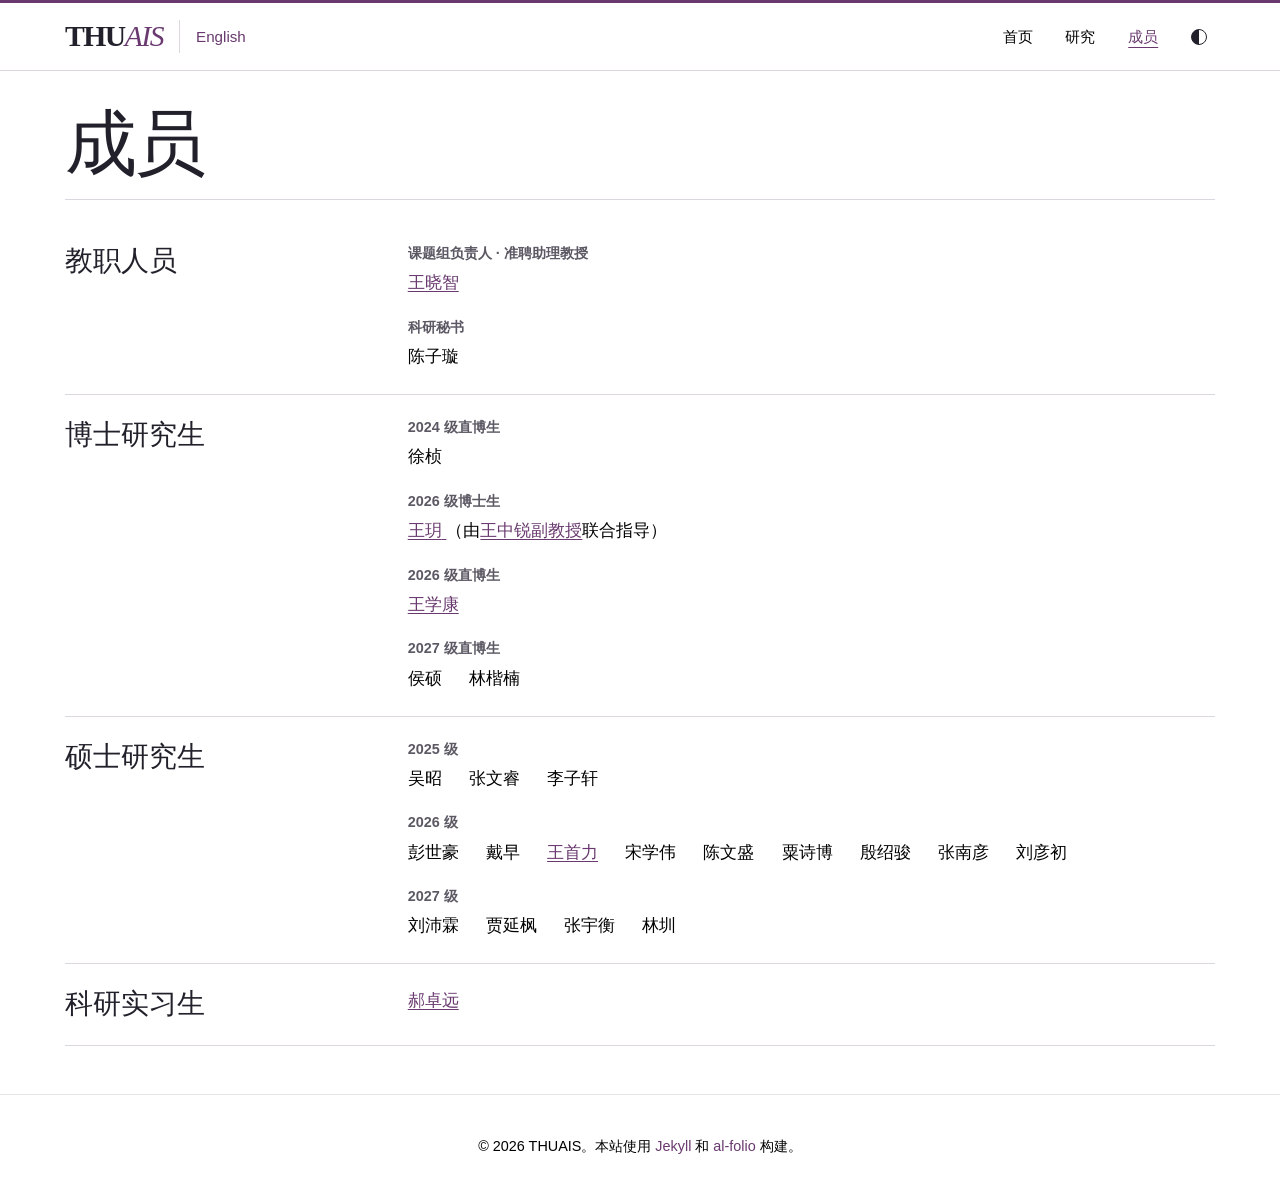
<file: zh/people/index.html>
<!doctype html>


<html lang="zh-CN">
  <head>
    
    
    
    <!-- Metadata, OpenGraph and Schema.org -->




<!-- Standard metadata -->
<meta charset="utf-8">
<meta name="viewport" content="width=device-width, initial-scale=1, shrink-to-fit=no">
<meta http-equiv="X-UA-Compatible" content="IE=edge">
<title>
  
  
    
      成员 | THUAIS
    
  
</title>
<meta name="author" content="THUAIS ">
<meta name="description" content="Artificial Intelligence Science group, Tsinghua University">

  <meta name="keywords" content="THUAIS, mechanistic interpretability, post-training, AI-driven research">










<!-- Security: Content Security Policy -->
<!-- Permissive CSP suitable for academic websites. Allows external images, videos, and common embed services. -->
<!-- To customize for your needs, see: https://developer.mozilla.org/en-US/docs/Web/HTTP/CSP -->
<meta
  http-equiv="Content-Security-Policy"
  content="default-src 'self'; script-src 'self' 'unsafe-inline' https:; style-src 'self' 'unsafe-inline' https:; img-src 'self' data: https:; font-src 'self' data: https:; media-src 'self' https:; frame-src 'self' https:; connect-src 'self' https:;"
>
<style>
  :root {
    --max-content-width: 1180px;
  }
</style>

<!-- Tailwind-first core styles -->
<link rel="stylesheet" href="/assets/css/tailwind.css?v=50c64c15cbb9fd1ce6056fdb8bcb4b62">







<!-- Icons -->

<link
  defer
  rel="stylesheet"
  type="text/css"
  href="/assets/css/lab.css?v=76f27e11fc071801f0560024c6a1841b"
>

<!-- Code Syntax Highlighting -->
<link
  defer
  rel="stylesheet"
  href="/assets/css/jekyll-pygments-themes-github.css?v=591dab5a4e56573bf4ef7fd332894c99"
  media=""
  id="highlight_theme_light"
>

<!-- Styles -->





  <link
    rel="shortcut icon"
    href="data:image/svg+xml,<svg xmlns=%22http://www.w3.org/2000/svg%22 viewBox=%220 0 100 100%22><text y=%22.9em%22 font-size=%2290%22>T</text></svg>"
  >




<link rel="stylesheet" href="/assets/css/main.css?v=3116ba77db9ee1581d05bb3e86fbf7f1">

<link rel="canonical" href="https://thuais-lab.github.io/zh/people/">


  <!-- Dark Mode -->
  <script src="/assets/js/theme.js?v=5286c3e4c334d0ecb8fc0c40ff4fa7ec"></script>
  <link
    defer
    rel="stylesheet"
    href="/assets/css/jekyll-pygments-themes-native.css?v=5847e5ed4a4568527aa6cfab446049ca"
    media="none"
    id="highlight_theme_dark"
  >
  <script>
    initTheme();
  </script>


















    
      <link rel="alternate" hreflang="en" href="https://thuais-lab.github.io/people/">
      <link rel="alternate" hreflang="x-default" href="https://thuais-lab.github.io/people/">
    
      <link rel="alternate" hreflang="zh-CN" href="https://thuais-lab.github.io/zh/people/">
      
    
  </head>
  <body class="fixed-top-nav sticky-bottom-footer">
    <header>
  <nav id="navbar" class="navbar navbar-light navbar-expand-sm fixed-top lab-nav" aria-label="主导航">
    <div class="container">
      <a class="lab-wordmark" href="/zh/" aria-label="THUAIS 首页">THU<em>AIS</em></a>
      
        
          <a class="lab-language" href="/people/" lang="en" hreflang="en">English</a>
        
      
        
      
      <button class="navbar-toggler collapsed navbar-toggler-main" type="button" data-nav-toggle="navbarNav"
        aria-controls="navbarNav" aria-expanded="false" aria-label="展开或收起导航">
        <span class="icon-bar top-bar"></span><span class="icon-bar middle-bar"></span><span class="icon-bar bottom-bar"></span>
      </button>
      <div class="collapse navbar-collapse navbar-collapse-main" id="navbarNav">
        <ul class="navbar-nav navbar-menu-list">
          
          
            <li class="nav-item">
              <a class="nav-link" href="/zh/">首页</a>
            </li>
          
            <li class="nav-item">
              <a class="nav-link" href="/zh/research/">研究</a>
            </li>
          
            <li class="nav-item active">
              <a class="nav-link" href="/zh/people/" aria-current="page">成员</a>
            </li>
          
          
            <li><button id="light-toggle" type="button" aria-label="切换明暗主题" title="切换明暗主题"><span aria-hidden="true" class="mode-disc"></span></button></li>
          
        </ul>
      </div>
    </div>
  </nav>
</header>

    <main class="container mt-5" role="main">

<div class="post">
  <header class="post-header">
    <h1 class="post-title">成员</h1>
    <p class="post-description"></p>
  </header>

  <article>
    <div class="people-directory">
  
    <section class="people-section">
      <h2>教职人员</h2>
      
        <div class="people-cohort">
          <h3>课题组负责人 · 准聘助理教授</h3>
          <ul class="people-list">
            
              
              <li class="people-name">
                <a href="https://bakser.github.io/">
                <span lang="zh-Hans">王晓智</span>
                </a>
              </li>
            
          </ul>
        </div>
      
        <div class="people-cohort">
          <h3>科研秘书</h3>
          <ul class="people-list">
            
              
              <li class="people-name">
                
                <span lang="zh-Hans">陈子璇</span>
                
              </li>
            
          </ul>
        </div>
      
    </section>
  
    <section class="people-section">
      <h2>博士研究生</h2>
      
        <div class="people-cohort">
          <h3>2024 级直博生</h3>
          <ul class="people-list">
            
              
              <li class="people-name">
                
                <span lang="zh-Hans">徐桢</span>
                
              </li>
            
          </ul>
        </div>
      
        <div class="people-cohort">
          <h3>2026 级博士生</h3>
          <ul class="people-list">
            
              
              <li class="people-name">
                <a href="https://nomewang.github.io/">
                <span lang="zh-Hans">王玥</span>
                </a>
                  
                  
                    （由<a href="https://web.ial-cvmi.com/">王中锐副教授</a>联合指导）
                  
                
              </li>
            
          </ul>
        </div>
      
        <div class="people-cohort">
          <h3>2026 级直博生</h3>
          <ul class="people-list">
            
              
              <li class="people-name">
                <a href="https://k-k1w-w1x-x.github.io/">
                <span lang="zh-Hans">王学康</span>
                </a>
              </li>
            
          </ul>
        </div>
      
        <div class="people-cohort">
          <h3>2027 级直博生</h3>
          <ul class="people-list">
            
              
              <li class="people-name">
                
                <span lang="zh-Hans">侯硕</span>
                
              </li>
            
              
              <li class="people-name">
                
                <span lang="zh-Hans">林楷楠</span>
                
              </li>
            
          </ul>
        </div>
      
    </section>
  
    <section class="people-section">
      <h2>硕士研究生</h2>
      
        <div class="people-cohort">
          <h3>2025 级</h3>
          <ul class="people-list">
            
              
              <li class="people-name">
                
                <span lang="zh-Hans">吴昭</span>
                
              </li>
            
              
              <li class="people-name">
                
                <span lang="zh-Hans">张文睿</span>
                
              </li>
            
              
              <li class="people-name">
                
                <span lang="zh-Hans">李子轩</span>
                
              </li>
            
          </ul>
        </div>
      
        <div class="people-cohort">
          <h3>2026 级</h3>
          <ul class="people-list">
            
              
              <li class="people-name">
                
                <span lang="zh-Hans">彭世豪</span>
                
              </li>
            
              
              <li class="people-name">
                
                <span lang="zh-Hans">戴早</span>
                
              </li>
            
              
              <li class="people-name">
                <a href="https://woforce.github.io/">
                <span lang="zh-Hans">王首力</span>
                </a>
              </li>
            
              
              <li class="people-name">
                
                <span lang="zh-Hans">宋学伟</span>
                
              </li>
            
              
              <li class="people-name">
                
                <span lang="zh-Hans">陈文盛</span>
                
              </li>
            
              
              <li class="people-name">
                
                <span lang="zh-Hans">粟诗博</span>
                
              </li>
            
              
              <li class="people-name">
                
                <span lang="zh-Hans">殷绍骏</span>
                
              </li>
            
              
              <li class="people-name">
                
                <span lang="zh-Hans">张南彦</span>
                
              </li>
            
              
              <li class="people-name">
                
                <span lang="zh-Hans">刘彦初</span>
                
              </li>
            
          </ul>
        </div>
      
        <div class="people-cohort">
          <h3>2027 级</h3>
          <ul class="people-list">
            
              
              <li class="people-name">
                
                <span lang="zh-Hans">刘沛霖</span>
                
              </li>
            
              
              <li class="people-name">
                
                <span lang="zh-Hans">贾延枫</span>
                
              </li>
            
              
              <li class="people-name">
                
                <span lang="zh-Hans">张宇衡</span>
                
              </li>
            
              
              <li class="people-name">
                
                <span lang="zh-Hans">林圳</span>
                
              </li>
            
          </ul>
        </div>
      
    </section>
  
    <section class="people-section">
      <h2>科研实习生</h2>
      
        <div class="people-cohort">
          
          <ul class="people-list">
            
              
              <li class="people-name">
                <a href="https://hhh2210.github.io/">
                <span lang="zh-Hans">郝卓远</span>
                </a>
              </li>
            
          </ul>
        </div>
      
    </section>
  
</div>


  </article>

  

  
</div>
</main>
    
      <footer class="sticky-bottom mt-5">
        <div class="container">© 2026 THUAIS。本站使用 <a href="https://jekyllrb.com/">Jekyll</a> 和 <a href="https://github.com/alshedivat/al-folio">al-folio</a> 构建。</div>
      </footer>
    
    <script>
  window.alFolio = {
    compatBootstrap: false
  };
</script>

<!-- Core navigation/runtime scripts -->
<script src="/assets/js/nav-toggle.js?v=141bd79a73ebc0f0b6ea58e440ae79fc"></script>












<!-- Tooltips & popovers runtime -->
<script src="/assets/js/tooltips-setup.js?v=fe487e99db6c43751e6e7bdb2d6a0611"></script>






<!-- Load Common JS -->
<script src="/assets/js/no_defer.js?v=53b1b1a645525975c963ce8bf8bfefcf"></script>
<script defer src="/assets/js/common.js?v=87baac90f765f2f3362dcf6aaf312a8a"></script>
<script defer src="/assets/js/copy_code.js?v=c8a01c11a92744d44b093fc3bda915df" type="text/javascript"></script>

<!-- Jupyter Open External Links New Tab -->
<script defer src="/assets/js/jupyter_new_tab.js?v=896d254890d9b47f0281f63bfccf0dee"></script>

<!-- Badges -->






















  </body>
</html>
</file>
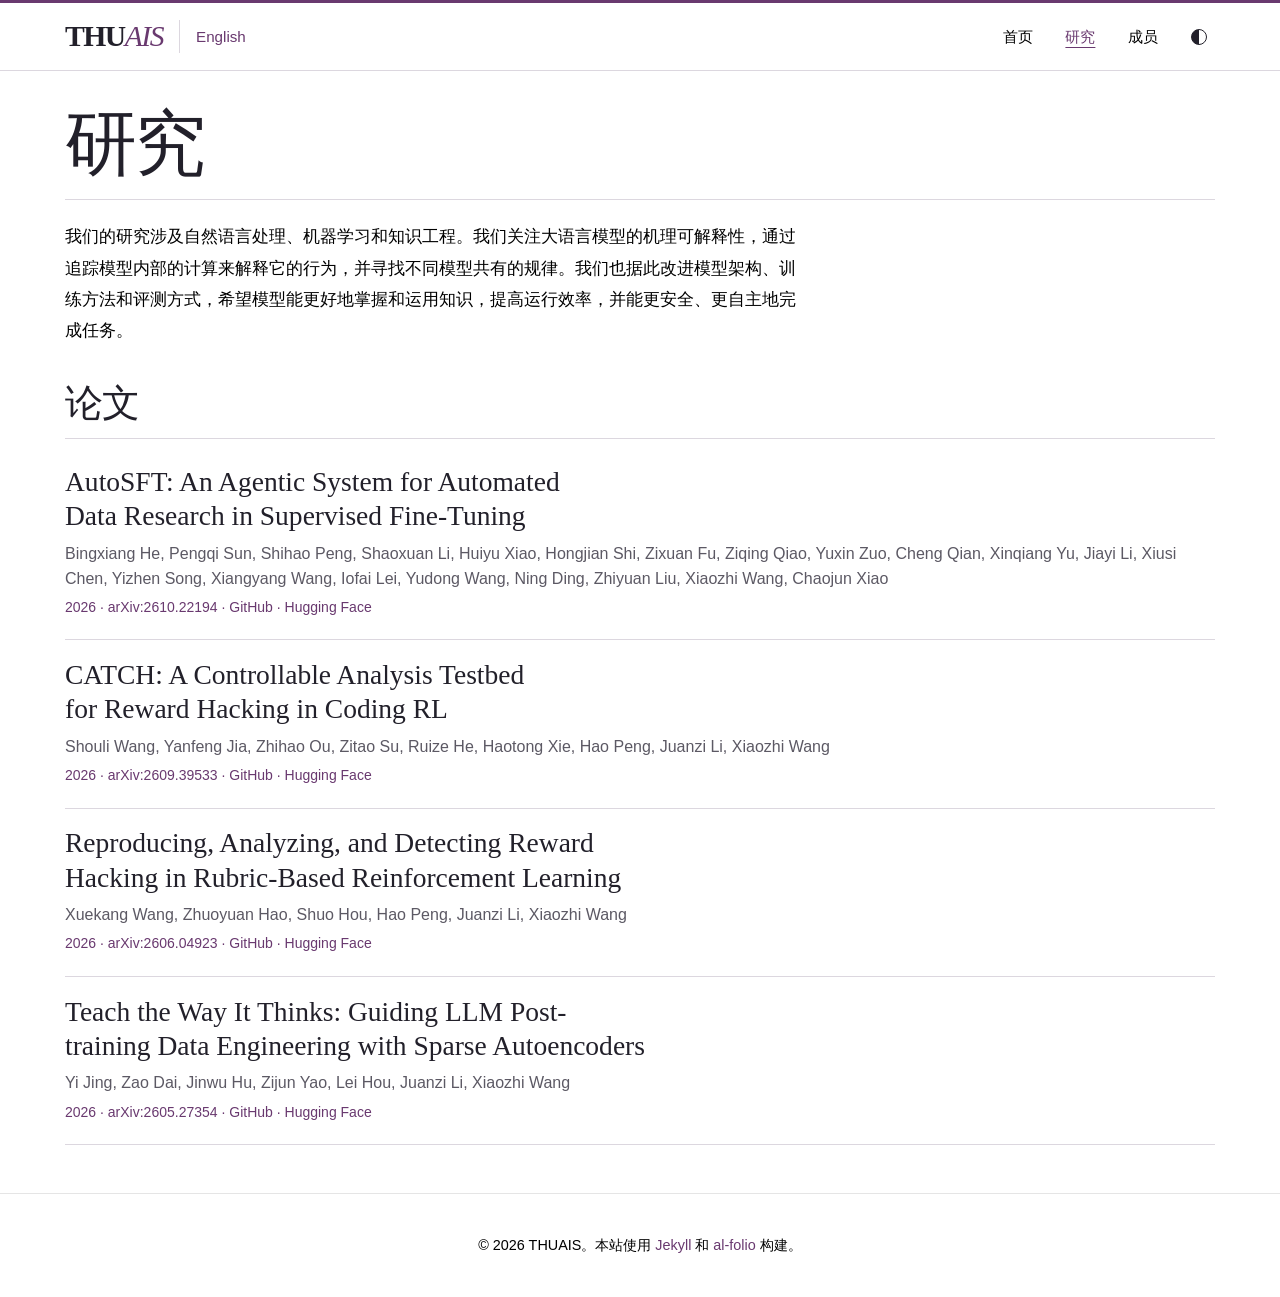
<file: zh/publications/index.html>
<!doctype html>
<html lang="zh-CN">
  <head>
    <meta charset="utf-8">
    <meta name="viewport" content="width=device-width, initial-scale=1">
    <title>研究 | THUAIS</title>
    <link rel="canonical" href="https://thuais-lab.github.io/zh/research/">
    <meta http-equiv="refresh" content="0; url=/zh/research/#publications">
  </head>
  <body><p><a href="/zh/research/#publications">研究</a></p></body>
</html>
</file>
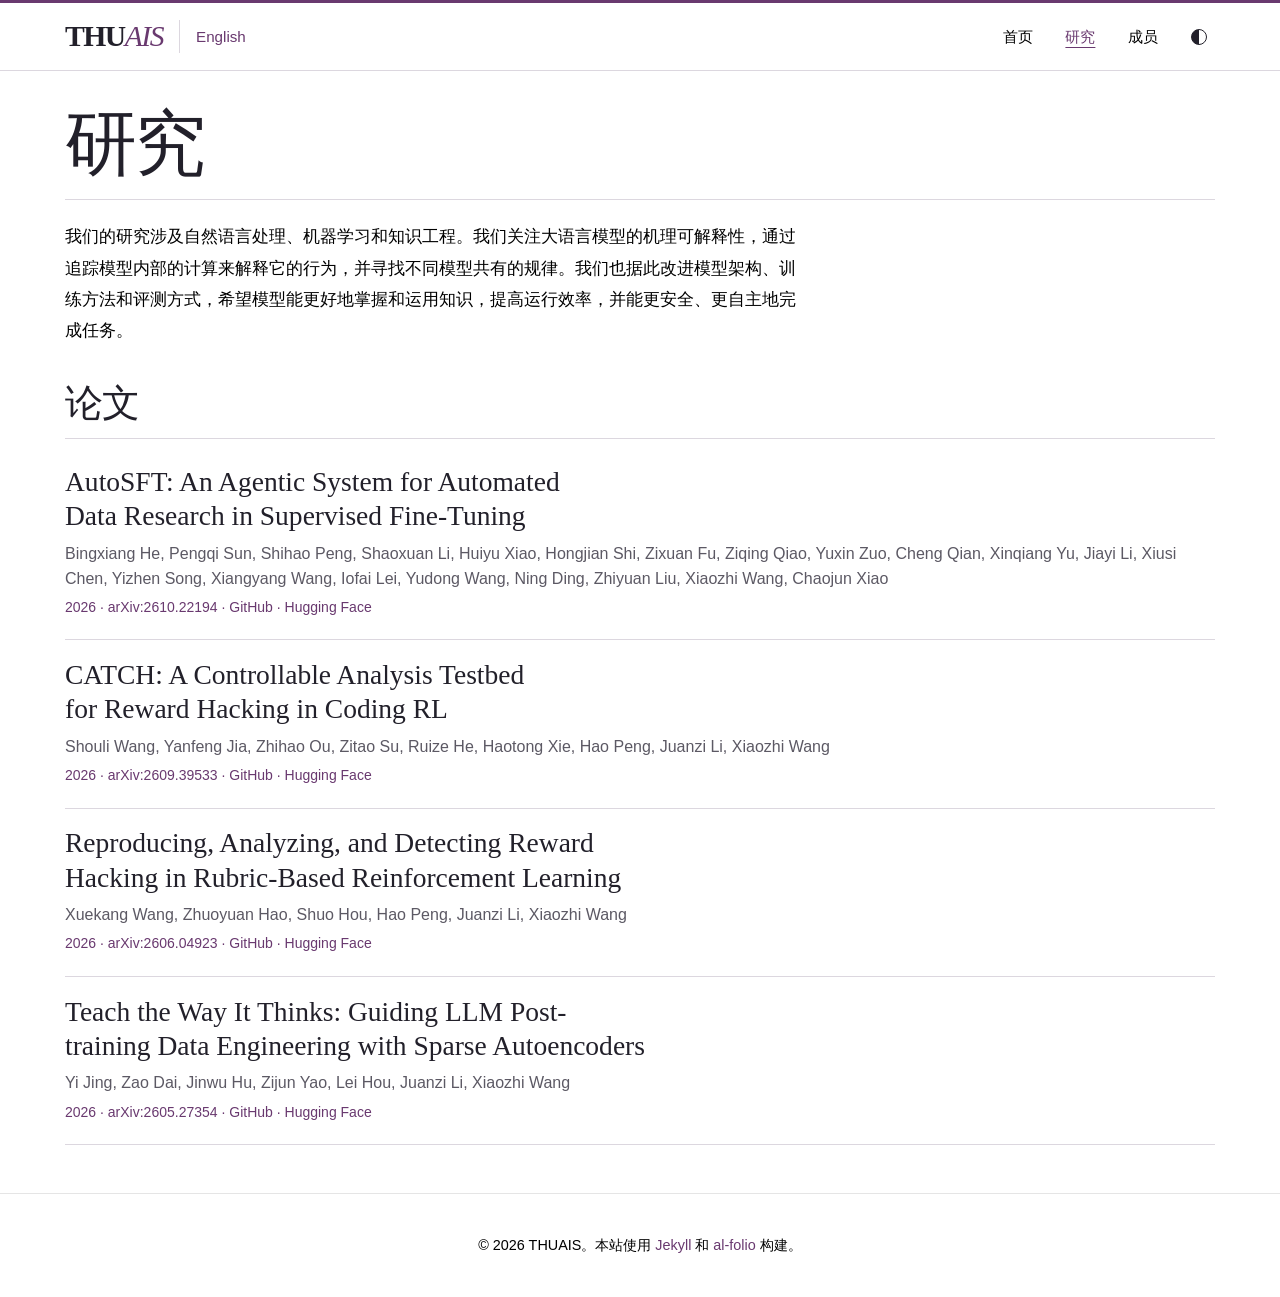
<file: zh/research/index.html>
<!doctype html>


<html lang="zh-CN">
  <head>
    
    
    
    <!-- Metadata, OpenGraph and Schema.org -->




<!-- Standard metadata -->
<meta charset="utf-8">
<meta name="viewport" content="width=device-width, initial-scale=1, shrink-to-fit=no">
<meta http-equiv="X-UA-Compatible" content="IE=edge">
<title>
  
  
    
      研究 | THUAIS
    
  
</title>
<meta name="author" content="THUAIS ">
<meta name="description" content="Artificial Intelligence Science group, Tsinghua University">

  <meta name="keywords" content="THUAIS, mechanistic interpretability, post-training, AI-driven research">










<!-- Security: Content Security Policy -->
<!-- Permissive CSP suitable for academic websites. Allows external images, videos, and common embed services. -->
<!-- To customize for your needs, see: https://developer.mozilla.org/en-US/docs/Web/HTTP/CSP -->
<meta
  http-equiv="Content-Security-Policy"
  content="default-src 'self'; script-src 'self' 'unsafe-inline' https:; style-src 'self' 'unsafe-inline' https:; img-src 'self' data: https:; font-src 'self' data: https:; media-src 'self' https:; frame-src 'self' https:; connect-src 'self' https:;"
>
<style>
  :root {
    --max-content-width: 1180px;
  }
</style>

<!-- Tailwind-first core styles -->
<link rel="stylesheet" href="/assets/css/tailwind.css?v=50c64c15cbb9fd1ce6056fdb8bcb4b62">







<!-- Icons -->

<link
  defer
  rel="stylesheet"
  type="text/css"
  href="/assets/css/lab.css?v=76f27e11fc071801f0560024c6a1841b"
>

<!-- Code Syntax Highlighting -->
<link
  defer
  rel="stylesheet"
  href="/assets/css/jekyll-pygments-themes-github.css?v=591dab5a4e56573bf4ef7fd332894c99"
  media=""
  id="highlight_theme_light"
>

<!-- Styles -->





  <link
    rel="shortcut icon"
    href="data:image/svg+xml,<svg xmlns=%22http://www.w3.org/2000/svg%22 viewBox=%220 0 100 100%22><text y=%22.9em%22 font-size=%2290%22>T</text></svg>"
  >




<link rel="stylesheet" href="/assets/css/main.css?v=3116ba77db9ee1581d05bb3e86fbf7f1">

<link rel="canonical" href="https://thuais-lab.github.io/zh/research/">


  <!-- Dark Mode -->
  <script src="/assets/js/theme.js?v=5286c3e4c334d0ecb8fc0c40ff4fa7ec"></script>
  <link
    defer
    rel="stylesheet"
    href="/assets/css/jekyll-pygments-themes-native.css?v=5847e5ed4a4568527aa6cfab446049ca"
    media="none"
    id="highlight_theme_dark"
  >
  <script>
    initTheme();
  </script>


















    
      <link rel="alternate" hreflang="zh-CN" href="https://thuais-lab.github.io/zh/research/">
      
    
      <link rel="alternate" hreflang="en" href="https://thuais-lab.github.io/research/">
      <link rel="alternate" hreflang="x-default" href="https://thuais-lab.github.io/research/">
    
  </head>
  <body class="fixed-top-nav sticky-bottom-footer">
    <header>
  <nav id="navbar" class="navbar navbar-light navbar-expand-sm fixed-top lab-nav" aria-label="主导航">
    <div class="container">
      <a class="lab-wordmark" href="/zh/" aria-label="THUAIS 首页">THU<em>AIS</em></a>
      
        
      
        
          <a class="lab-language" href="/research/" lang="en" hreflang="en">English</a>
        
      
      <button class="navbar-toggler collapsed navbar-toggler-main" type="button" data-nav-toggle="navbarNav"
        aria-controls="navbarNav" aria-expanded="false" aria-label="展开或收起导航">
        <span class="icon-bar top-bar"></span><span class="icon-bar middle-bar"></span><span class="icon-bar bottom-bar"></span>
      </button>
      <div class="collapse navbar-collapse navbar-collapse-main" id="navbarNav">
        <ul class="navbar-nav navbar-menu-list">
          
          
            <li class="nav-item">
              <a class="nav-link" href="/zh/">首页</a>
            </li>
          
            <li class="nav-item active">
              <a class="nav-link" href="/zh/research/" aria-current="page">研究</a>
            </li>
          
            <li class="nav-item">
              <a class="nav-link" href="/zh/people/">成员</a>
            </li>
          
          
            <li><button id="light-toggle" type="button" aria-label="切换明暗主题" title="切换明暗主题"><span aria-hidden="true" class="mode-disc"></span></button></li>
          
        </ul>
      </div>
    </div>
  </nav>
</header>

    <main class="container mt-5" role="main">

<div class="post">
  <header class="post-header">
    <h1 class="post-title">研究</h1>
    <p class="post-description"></p>
  </header>

  <article>
    
<p class="research-intro">我们的研究涉及自然语言处理、机器学习和知识工程。我们关注大语言模型的机理可解释性，通过追踪模型内部的计算来解释它的行为，并寻找不同模型共有的规律。我们也据此改进模型架构、训练方法和评测方式，希望模型能更好地掌握和运用知识，提高运行效率，并能更安全、更自主地完成任务。</p>

<section aria-labelledby="publications">
  <div class="section-heading"><h2 id="publications">论文</h2></div>
  <div class="lab-papers">
  <ol class="bibliography"><li><h3 class="paper-title" lang="en"><a href="https://arxiv.org/abs/2610.22194">AutoSFT: An Agentic System for Automated Data Research in Supervised Fine-Tuning</a></h3>
<p class="paper-authors" lang="en">Bingxiang He, Pengqi Sun, Shihao Peng, Shaoxuan Li, Huiyu Xiao, Hongjian Shi, Zixuan Fu, Ziqing Qiao, Yuxin Zuo, Cheng Qian, Xinqiang Yu, Jiayi Li, Xiusi Chen, Yizhen Song, Xiangyang Wang, Iofai Lei, Yudong Wang, Ning Ding, Zhiyuan Liu, Xiaozhi Wang, Chaojun Xiao</p>
<p class="paper-meta">
  2026 · <a href="https://arxiv.org/abs/2610.22194">arXiv:2610.22194</a>
   · <a href="https://github.com/Thinking-Space/AutoSFT">GitHub</a>
   · <a href="https://huggingface.co/papers/2610.22194">Hugging Face</a>
</p>
</li>
<li><h3 class="paper-title" lang="en"><a href="https://arxiv.org/abs/2609.39533">CATCH: A Controllable Analysis Testbed for Reward Hacking in Coding RL</a></h3>
<p class="paper-authors" lang="en">Shouli Wang, Yanfeng Jia, Zhihao Ou, Zitao Su, Ruize He, Haotong Xie, Hao Peng, Juanzi Li, Xiaozhi Wang</p>
<p class="paper-meta">
  2026 · <a href="https://arxiv.org/abs/2609.39533">arXiv:2609.39533</a>
   · <a href="https://github.com/THUAIS-Lab/CATCH">GitHub</a>
   · <a href="https://huggingface.co/papers/2609.39533">Hugging Face</a>
</p>
</li>
<li><h3 class="paper-title" lang="en"><a href="https://arxiv.org/abs/2606.04923">Reproducing, Analyzing, and Detecting Reward Hacking in Rubric-Based Reinforcement Learning</a></h3>
<p class="paper-authors" lang="en">Xuekang Wang, Zhuoyuan Hao, Shuo Hou, Hao Peng, Juanzi Li, Xiaozhi Wang</p>
<p class="paper-meta">
  2026 · <a href="https://arxiv.org/abs/2606.04923">arXiv:2606.04923</a>
   · <a href="https://github.com/THUAIS-Lab/CHERRL">GitHub</a>
   · <a href="https://huggingface.co/papers/2606.04923">Hugging Face</a>
</p>
</li>
<li><h3 class="paper-title" lang="en"><a href="https://arxiv.org/abs/2605.27354">Teach the Way It Thinks: Guiding LLM Post-training Data Engineering with Sparse Autoencoders</a></h3>
<p class="paper-authors" lang="en">Yi Jing, Zao Dai, Jinwu Hu, Zijun Yao, Lei Hou, Juanzi Li, Xiaozhi Wang</p>
<p class="paper-meta">
  2026 · <a href="https://arxiv.org/abs/2605.27354">arXiv:2605.27354</a>
   · <a href="https://github.com/THUAIS-Lab/SAERL">GitHub</a>
   · <a href="https://huggingface.co/papers/2605.27354">Hugging Face</a>
</p>
</li></ol>
</div>

</section>


  </article>

  

  
</div>
</main>
    
      <footer class="sticky-bottom mt-5">
        <div class="container">© 2026 THUAIS。本站使用 <a href="https://jekyllrb.com/">Jekyll</a> 和 <a href="https://github.com/alshedivat/al-folio">al-folio</a> 构建。</div>
      </footer>
    
    <script>
  window.alFolio = {
    compatBootstrap: false
  };
</script>

<!-- Core navigation/runtime scripts -->
<script src="/assets/js/nav-toggle.js?v=141bd79a73ebc0f0b6ea58e440ae79fc"></script>












<!-- Tooltips & popovers runtime -->
<script src="/assets/js/tooltips-setup.js?v=fe487e99db6c43751e6e7bdb2d6a0611"></script>






<!-- Load Common JS -->
<script src="/assets/js/no_defer.js?v=53b1b1a645525975c963ce8bf8bfefcf"></script>
<script defer src="/assets/js/common.js?v=87baac90f765f2f3362dcf6aaf312a8a"></script>
<script defer src="/assets/js/copy_code.js?v=c8a01c11a92744d44b093fc3bda915df" type="text/javascript"></script>

<!-- Jupyter Open External Links New Tab -->
<script defer src="/assets/js/jupyter_new_tab.js?v=896d254890d9b47f0281f63bfccf0dee"></script>

<!-- Badges -->






















  </body>
</html>
</file>
<file: assets/css/lab.css>
html:root {
  --lab-ink: #22202a;
  --lab-muted: #5c5964;
  --lab-plum: #69396f;
  --lab-rule: #dcd7df;
  --lab-serif-en: "Iowan Old Style", "Palatino Linotype", Palatino, Georgia, serif;
  --lab-serif: var(--lab-serif-en);
}

html:root[data-theme="dark"] {
  --lab-ink: #f3eff3;
  --lab-muted: #c3bec8;
  --lab-plum: #e1aedf;
  --lab-rule: #534c58;
}

html body {
  font-family: -apple-system, BlinkMacSystemFont, "Segoe UI", "PingFang SC", "Microsoft YaHei", sans-serif;
  color: var(--lab-ink);
  line-height: 1.55;
}

body :focus-visible { outline: 2px solid var(--lab-plum); outline-offset: 4px; }
body .container { width: calc(100% - 3rem); margin-inline: auto; }
body a { color: var(--lab-plum); text-underline-offset: .18em; }

#navbar.lab-nav {
  background: var(--global-bg-color);
  border-top: 3px solid var(--lab-plum);
  border-bottom: 1px solid var(--lab-rule);
  opacity: 1;
}

.lab-nav .container { min-height: 3.2rem; }
#navbar .lab-wordmark {
  color: var(--lab-ink);
  font: 700 1.85rem/1 var(--lab-serif-en);
  letter-spacing: -.05em;
}
#navbar .lab-wordmark em { color: var(--lab-plum); font-weight: 500; }
#navbar .navbar-nav { align-items: center; gap: 1.05rem; }
#navbar .nav-link { font-size: .95rem; }
#navbar .active .nav-link { color: var(--lab-plum); text-decoration: underline; text-underline-offset: .3em; }
#navbar #light-toggle { transform: none; align-self: center; }
.mode-disc {
  width: 1rem; height: 1rem; border-radius: 100%;
  border: 1.5px solid var(--lab-ink);
  background: linear-gradient(90deg, var(--lab-ink) 50%, transparent 50%);
}

html[data-theme-setting="dark"] .mode-disc { background: var(--lab-ink); }
html[data-theme-setting="light"] .mode-disc { background: transparent; }

body [role="main"] { margin-top: clamp(2.25rem, 5vw, 4.5rem); }
.lab-intro {
  display: grid; grid-template-columns: 1.48fr 1fr;
  align-items: end; gap: clamp(1.5rem, 5vw, 5rem);
  margin: 0 0 2.15rem;
}
.lab-intro .lab-affiliation {
  color: var(--lab-plum); font-weight: 650; font-size: .875rem;
  letter-spacing: .14em; text-transform: uppercase; margin: 0 0 1rem;
}
.post-header .post-title, .section-heading h2, .people-section h2 {
  font-family: var(--lab-serif);
  color: var(--lab-ink);
  font-weight: 500;
}
.lab-intro h1 { color: var(--lab-ink); font-family: var(--lab-serif-en); font-weight: 500; margin: 0; font-size: clamp(2.7rem, 4.85vw, 4.35rem); line-height: 1; letter-spacing: -.045em; }
.lab-intro h1 em { color: var(--lab-plum); font-weight: 400; }
.lab-intro .lab-intro-text { max-width: 28rem; margin: 0 0 .2rem; color: var(--lab-muted); font-size: 1.03rem; line-height: 1.65; }
.lab-intro-text a, .group-photo figcaption a, .people-list a { text-decoration: underline; }
.group-photo { margin: 0; }
.group-photo > a { display: block; }
.group-photo img {
  display: block; width: 100%; height: auto; aspect-ratio: 2.65;
  object-fit: cover; object-position: center 52%;
}
.group-photo figcaption, .section-heading {
  display: flex; align-items: baseline; justify-content: space-between; gap: 1rem;
}
.group-photo figcaption { padding: .7rem 0; font-size: .875rem; }
.group-photo figcaption span { color: var(--lab-muted); }
.home-section { margin-block: 3.75rem; }
.section-heading, .post .post-header {
  padding-bottom: .9rem; margin-bottom: 1.35rem; border-bottom: 1px solid var(--lab-rule);
}
.section-heading h2 { margin: 0; font-size: clamp(1.85rem, 3vw, 2.65rem); line-height: 1.1; letter-spacing: -.03em; }
.paper-title a { color: var(--lab-ink); }
.research-intro { max-width: 78ch; margin: 0 0 2.2rem; font-size: 1.06rem; line-height: 1.75; }
#publications { scroll-margin-top: 5.5rem; }
.post-header .post-title { font-size: clamp(2.8rem, 6vw, 4.5rem); letter-spacing: -.04em; line-height: 1.1; margin: 0; }
.post-header .post-description:empty { display: none; }
.people-section {
  display: grid; grid-template-columns: minmax(12rem, .75fr) minmax(0, 2fr);
  column-gap: 2.5rem; padding-block: 1.5rem;
  border-bottom: 1px solid var(--lab-rule);
}
.people-section h2 { margin: 0; font-size: 1.75rem; line-height: 1.15; }
.people-cohort { grid-column: 2; }
.people-cohort + .people-cohort { margin-top: 1.4rem; }
.people-cohort h3 { font-size: .9rem; font-weight: 600; color: var(--lab-muted); margin: 0 0 .5rem; }
.people-list { display: flex; flex-wrap: wrap; gap: .5rem 1.7rem; }
.people-cohort .people-list { padding: 0; margin: 0; list-style: none; }
.people-name { font-size: 1.05rem; }
.people-name a span { color: inherit; }
.lab-papers .bibliography { margin: 0; padding: 0; list-style: none; }
.lab-papers li { border-bottom: 1px solid var(--lab-rule); padding: 1.1rem 0 1.3rem; }
.lab-papers li:first-child { padding-top: .25rem; }
.lab-papers .paper-title {
  max-width: 60ch; text-wrap: balance; font: 500 clamp(1.3rem, 2.2vw, 1.72rem)/1.25 var(--lab-serif);
  margin: 0 0 .5rem;
}
.lab-papers .paper-authors { color: var(--lab-muted); margin: 0 0 .35rem; }
.lab-papers .paper-meta { color: var(--lab-plum); font-size: .875rem; margin: 0; }

@media (max-width: 760px) {
  body .container { width: calc(100% - 1rem); }
  .lab-intro { grid-template-columns: 1fr; gap: 1.25rem; }
  .lab-intro .lab-intro-text { max-width: 60ch; }
  .group-photo img { aspect-ratio: auto; }
  .home-section { margin-block: 2.65rem; }
  .people-section { grid-template-columns: 1fr; gap: 1rem; }
  .people-cohort { grid-column: auto; }
  .people-cohort + .people-cohort { margin-top: 0; }
}
@media (max-width: 575px) {
  #navbar .navbar-nav { align-items: flex-start; gap: .15rem; padding-bottom: .5rem; }
  .lab-intro h1 { font-size: clamp(2.55rem, 9.7vw, 3.5rem); }
}
@media (prefers-reduced-motion: reduce) {
  html.transition *, .navbar-toggler .icon-bar { transition: none !important; }
}

#navbar .lab-language {
  margin-left: 1rem;
  padding: .3rem 0 .3rem 1rem;
  border-left: 1px solid var(--lab-rule);
  color: var(--lab-plum);
  font-size: .95rem;
}
#navbar .lab-language:hover { text-decoration: underline; }
.lab-intro .lab-intro-text p { color: inherit; margin: 0; }
html:lang(zh-CN) {
  --lab-serif: "Songti SC", "Noto Serif CJK SC", "Source Han Serif SC", SimSun, serif;
}
html:lang(zh-CN) .lab-intro-text, html:lang(zh-CN) .research-intro { line-height: 1.85; }
@media (max-width: 575px) {
  #navbar .lab-language { margin-left: auto; padding: .5rem; border: 0; }
  #navbar .navbar-toggler-main { margin-left: .4rem; }
}
</file>
<file: assets/css/jekyll-pygments-themes-github.css>
/* https://github.com/jwarby/jekyll-pygments-themes */
.highlight .hll {
  background-color: #ffffcc;
}
.highlight .c {
  color: #999988;
  font-style: italic;
} /* Comment */
.highlight .err {
  color: #a61717;
  background-color: #e3d2d2;
} /* Error */
.highlight .k {
  color: #000000;
  font-weight: bold;
} /* Keyword */
.highlight .o {
  color: #000000;
  font-weight: bold;
} /* Operator */
.highlight .cm {
  color: #999988;
  font-style: italic;
} /* Comment.Multiline */
.highlight .cp {
  color: #999999;
  font-weight: bold;
  font-style: italic;
} /* Comment.Preproc */
.highlight .c1 {
  color: #999988;
  font-style: italic;
} /* Comment.Single */
.highlight .cs {
  color: #999999;
  font-weight: bold;
  font-style: italic;
} /* Comment.Special */
.highlight .gd {
  color: #000000;
  background-color: #ffdddd;
} /* Generic.Deleted */
.highlight .ge {
  color: #000000;
  font-style: italic;
} /* Generic.Emph */
.highlight .gr {
  color: #aa0000;
} /* Generic.Error */
.highlight .gh {
  color: #999999;
} /* Generic.Heading */
.highlight .gi {
  color: #000000;
  background-color: #ddffdd;
} /* Generic.Inserted */
.highlight .go {
  color: #888888;
} /* Generic.Output */
.highlight .gp {
  color: #555555;
} /* Generic.Prompt */
.highlight .gs {
  font-weight: bold;
} /* Generic.Strong */
.highlight .gu {
  color: #aaaaaa;
} /* Generic.Subheading */
.highlight .gt {
  color: #aa0000;
} /* Generic.Traceback */
.highlight .kc {
  color: #000000;
  font-weight: bold;
} /* Keyword.Constant */
.highlight .kd {
  color: #000000;
  font-weight: bold;
} /* Keyword.Declaration */
.highlight .kn {
  color: #000000;
  font-weight: bold;
} /* Keyword.Namespace */
.highlight .kp {
  color: #000000;
  font-weight: bold;
} /* Keyword.Pseudo */
.highlight .kr {
  color: #000000;
  font-weight: bold;
} /* Keyword.Reserved */
.highlight .kt {
  color: #445588;
  font-weight: bold;
} /* Keyword.Type */
.highlight .m {
  color: #009999;
} /* Literal.Number */
.highlight .s {
  color: #d01040;
} /* Literal.String */
.highlight .na {
  color: #008080;
} /* Name.Attribute */
.highlight .nb {
  color: #0086b3;
} /* Name.Builtin */
.highlight .nc {
  color: #445588;
  font-weight: bold;
} /* Name.Class */
.highlight .no {
  color: #008080;
} /* Name.Constant */
.highlight .nd {
  color: #3c5d5d;
  font-weight: bold;
} /* Name.Decorator */
.highlight .ni {
  color: #800080;
} /* Name.Entity */
.highlight .ne {
  color: #990000;
  font-weight: bold;
} /* Name.Exception */
.highlight .nf {
  color: #990000;
  font-weight: bold;
} /* Name.Function */
.highlight .nl {
  color: #990000;
  font-weight: bold;
} /* Name.Label */
.highlight .nn {
  color: #555555;
} /* Name.Namespace */
.highlight .nt {
  color: #000080;
} /* Name.Tag */
.highlight .nv {
  color: #008080;
} /* Name.Variable */
.highlight .ow {
  color: #000000;
  font-weight: bold;
} /* Operator.Word */
.highlight .w {
  color: #bbbbbb;
} /* Text.Whitespace */
.highlight .mf {
  color: #009999;
} /* Literal.Number.Float */
.highlight .mh {
  color: #009999;
} /* Literal.Number.Hex */
.highlight .mi {
  color: #009999;
} /* Literal.Number.Integer */
.highlight .mo {
  color: #009999;
} /* Literal.Number.Oct */
.highlight .sb {
  color: #d01040;
} /* Literal.String.Backtick */
.highlight .sc {
  color: #d01040;
} /* Literal.String.Char */
.highlight .sd {
  color: #d01040;
} /* Literal.String.Doc */
.highlight .s2 {
  color: #d01040;
} /* Literal.String.Double */
.highlight .se {
  color: #d01040;
} /* Literal.String.Escape */
.highlight .sh {
  color: #d01040;
} /* Literal.String.Heredoc */
.highlight .si {
  color: #d01040;
} /* Literal.String.Interpol */
.highlight .sx {
  color: #d01040;
} /* Literal.String.Other */
.highlight .sr {
  color: #009926;
} /* Literal.String.Regex */
.highlight .s1 {
  color: #d01040;
} /* Literal.String.Single */
.highlight .ss {
  color: #990073;
} /* Literal.String.Symbol */
.highlight .bp {
  color: #999999;
} /* Name.Builtin.Pseudo */
.highlight .vc {
  color: #008080;
} /* Name.Variable.Class */
.highlight .vg {
  color: #008080;
} /* Name.Variable.Global */
.highlight .vi {
  color: #008080;
} /* Name.Variable.Instance */
.highlight .il {
  color: #009999;
} /* Literal.Number.Integer.Long */
</file>
<file: assets/css/main.css>
﻿:root{color-scheme:light;--global-bg-color: #ffffff;--global-code-bg-color: rgba(181, 9, 172, 0.05);--global-text-color: #000000;--global-text-color-light: #828282;--global-theme-color: #b509ac;--global-hover-color: #b509ac;--global-hover-text-color: #ffffff;--global-footer-bg-color: #1c1c1d;--global-footer-text-color: #e8e8e8;--global-footer-link-color: #ffffff;--global-distill-app-color: #828282;--global-divider-color: rgba(0, 0, 0, 0.1);--global-card-bg-color: #ffffff;--global-highlight-color: #b71c1c;--global-back-to-top-bg-color: rgba( 0, 0, 0, 0.4 );--global-back-to-top-text-color: #ffffff;--global-newsletter-bg-color: #ffffff;--global-newsletter-text-color: #000000;--global-tip-block: #42b983;--global-tip-block-bg: #e2f5ec;--global-tip-block-text: #215d42;--global-tip-block-title: #359469;--global-warning-block: #e7c000;--global-warning-block-bg: #fff8d8;--global-warning-block-text: #6b5900;--global-warning-block-title: #b29400;--global-danger-block: #c00;--global-danger-block-bg: #ffe0e0;--global-danger-block-text: #600;--global-danger-block-title: #c00}:root #light-toggle-system{display:inline-block}:root #light-toggle-dark{display:none}:root #light-toggle-light{display:none}:root .only-light{display:block}:root .only-dark{display:none}:root #back-to-top{color:var(--global-back-to-top-text-color);background:var(--global-back-to-top-bg-color);bottom:30px;right:30px;height:40px;width:40px;z-index:10}html[data-theme=dark]{color-scheme:dark;--global-bg-color: #1c1c1d;--global-code-bg-color: #2c3237;--global-text-color: #e8e8e8;--global-text-color-light: #828282;--global-theme-color: #2698ba;--global-hover-color: #2698ba;--global-hover-text-color: #ffffff;--global-footer-bg-color: #e8e8e8;--global-footer-text-color: #1c1c1d;--global-footer-link-color: #000000;--global-distill-app-color: #e8e8e8;--global-divider-color: #424246;--global-card-bg-color: #212529;--global-back-to-top-bg-color: rgba( 255, 255, 255, 0.5 );--global-back-to-top-text-color: #000000;--global-newsletter-bg-color: #e8e8e8;--global-newsletter-text-color: #1c1c1d;--global-tip-block: #42b983;--global-tip-block-bg: #215d42;--global-tip-block-text: #beffe2;--global-tip-block-title: #e2f5ec;--global-warning-block: #e7c000;--global-warning-block-bg: #6b5900;--global-warning-block-text: #fff2af;--global-warning-block-title: #fff8d8;--global-danger-block: #c00;--global-danger-block-bg: #600;--global-danger-block-text: #ffb9b9;--global-danger-block-title: #ffe0e0}html[data-theme=dark] .only-light{display:none}html[data-theme=dark] .only-dark{display:block}html[data-theme-setting=dark] #light-toggle-system{display:none}html[data-theme-setting=dark] #light-toggle-dark{display:inline-block}html[data-theme-setting=dark] #light-toggle-light{display:none}html[data-theme-setting=dark] #back-to-top{color:var(--global-back-to-top-text-color);background:var(--global-back-to-top-bg-color)}html[data-theme-setting=light] #light-toggle-system{display:none}html[data-theme-setting=light] #light-toggle-dark{display:none}html[data-theme-setting=light] #light-toggle-light{display:inline-block}.fa-half-sun-moon{position:relative;display:inline-block;--fa-font: var(--fa-font-solid);speak:none;font-style:normal;font-variant:normal;text-rendering:auto;-webkit-font-smoothing:antialiased;-moz-osx-font-smoothing:grayscale;width:1em;height:1em}.fa-half-sun-moon::before,.fa-half-sun-moon::after{content:"";position:absolute;inset:0;top:-0.5px;bottom:-0.5px;text-align:center;line-height:1em;clip-path:polygon(0 0, 100% 0, 100% 100%, 0 100%);font:var(--fa-font)}.fa-half-sun-moon::before{content:"";color:var(--global-text-color);clip-path:polygon(0 0, calc(50% - 0.5px) 0, calc(50% - 0.5px) 100%, 0 100%)}.fa-half-sun-moon::after{content:"";color:var(--global-text-color);clip-path:polygon(calc(50% + 0.5px) 0, 100% 0, 100% 100%, calc(50% + 0.5px) 100%);right:-1.5px;transform:translateX(-1px)}#light-toggle:hover .fa-half-sun-moon::before{color:var(--global-theme-color)}#light-toggle:hover .fa-half-sun-moon::after{color:var(--global-theme-color)}body{padding-bottom:70px;color:var(--global-text-color);background-color:var(--global-bg-color)}body h1,body h2,body h3,body h4,body h5,body h6{scroll-margin-top:66px}body.fixed-top-nav{padding-top:57px}body.sticky-bottom-footer{padding-bottom:0}.container{max-width:1180px}.profile img{width:100%}p,h1,h2,h3,h4,h5,h6,em,div,li,span,strong{color:var(--global-text-color)}hr{border-top:1px solid var(--global-divider-color)}table:not(.table) td,table:not(.table) th{font-size:1rem;padding:.45rem 1rem .45rem 0;border-top:1px solid var(--global-divider-color)}table:not(.table) th{font-weight:600}a,table.table a{color:var(--global-theme-color)}a:hover,table.table a:hover{color:var(--global-theme-color);text-decoration:underline}a:hover:after :not(.nav-item.dropdown),table.table a:hover:after :not(.nav-item.dropdown){width:100%}.table-dark{background-color:rgba(0,0,0,0)}.table-dark.table-bordered{border:1px solid var(--global-divider-color) !important}blockquote{background:var(--global-bg-color);border-left:5px solid var(--global-theme-color);margin:1.5em 0;padding:1em;font-size:1.2rem}blockquote p{margin-bottom:0}blockquote.block-tip{border-color:var(--global-tip-block);background-color:var(--global-tip-block-bg)}blockquote.block-tip em,blockquote.block-tip li,blockquote.block-tip p,blockquote.block-tip strong{color:var(--global-tip-block-text)}blockquote.block-tip a,blockquote.block-tip h1,blockquote.block-tip h2,blockquote.block-tip h3,blockquote.block-tip h4,blockquote.block-tip h5,blockquote.block-tip h6{color:var(--global-tip-block-title)}blockquote.block-warning{border-color:var(--global-warning-block);background-color:var(--global-warning-block-bg)}blockquote.block-warning em,blockquote.block-warning li,blockquote.block-warning p,blockquote.block-warning strong{color:var(--global-warning-block-text)}blockquote.block-warning a,blockquote.block-warning h1,blockquote.block-warning h2,blockquote.block-warning h3,blockquote.block-warning h4,blockquote.block-warning h5,blockquote.block-warning h6{color:var(--global-warning-block-title)}blockquote.block-danger{border-color:var(--global-danger-block);background-color:var(--global-danger-block-bg)}blockquote.block-danger em,blockquote.block-danger li,blockquote.block-danger p,blockquote.block-danger strong{color:var(--global-danger-block-text)}blockquote.block-danger a,blockquote.block-danger h1,blockquote.block-danger h2,blockquote.block-danger h3,blockquote.block-danger h4,blockquote.block-danger h5,blockquote.block-danger h6{color:var(--global-danger-block-title)}.navbar{box-shadow:none;border-bottom:1px solid var(--global-divider-color);background-color:var(--global-bg-color);opacity:.95}.navbar .navbar-collapse-main{justify-content:flex-end;text-align:right}.navbar .navbar-menu-list{margin-left:auto}@media(max-width: 575.98px){.navbar .navbar-toggler-main{margin-left:auto}.navbar .navbar-collapse-main{text-align:left}.navbar .navbar-menu-list{margin-left:0;align-items:flex-start;width:100%}.navbar .navbar-menu-list>.nav-item.dropdown{width:100%}.navbar .dropdown-menu{position:static;width:100%;min-width:100%;margin-top:0;text-align:left;box-shadow:none}.navbar .dropdown-item{white-space:normal;text-align:left}}.navbar .dropdown-menu,.btn-group.dropdown .dropdown-menu{background-color:var(--global-bg-color);border:1px solid var(--global-divider-color)}.navbar .dropdown-menu a:not(.active),.btn-group.dropdown .dropdown-menu a:not(.active){color:var(--global-text-color)}.navbar .dropdown-menu a:hover,.btn-group.dropdown .dropdown-menu a:hover{color:var(--global-hover-color)}.navbar .dropdown-menu .dropdown-divider,.btn-group.dropdown .dropdown-menu .dropdown-divider{border-top:1px solid var(--global-divider-color) !important}.dropdown-item{color:var(--global-text-color)}.dropdown-item:hover{color:var(--global-hover-color);background-color:var(--global-bg-color)}.dropdown-item.active,.dropdown-item:active{background-color:var(--global-hover-color);color:var(--global-hover-text-color) !important}.dropdown-item.active:hover,.dropdown-item:active:hover{color:var(--global-hover-text-color)}.navbar.navbar-light a:hover{text-decoration:none}.navbar.navbar-light .navbar-brand{color:var(--global-text-color)}.navbar.navbar-light .navbar-nav .nav-item .nav-link{color:var(--global-text-color)}.navbar.navbar-light .navbar-nav .nav-item .nav-link:hover{color:var(--global-hover-color)}.navbar.navbar-light .navbar-nav .nav-item.active>.nav-link{background-color:inherit;font-weight:bolder;color:var(--global-theme-color)}.navbar.navbar-light .navbar-nav .nav-item.active>.nav-link:hover{color:var(--global-hover-color)}.navbar.navbar-light .navbar-brand.social{padding-bottom:0;padding-top:0;font-size:1.7rem}.navbar.navbar-light .navbar-brand.social a img{width:1.7rem;height:1.7rem;margin-bottom:.5rem}.navbar.navbar-light .navbar-brand.social a svg{width:1.7rem;height:1.7rem;margin-bottom:.5rem}.navbar.navbar-light .navbar-brand.social a svg image{width:1.7rem;height:1.7rem}.navbar.navbar-light .navbar-brand.social a i::before{color:var(--global-text-color);transition-property:all .2s ease-in-out}.navbar.navbar-light .navbar-brand.social a:hover i::before{color:var(--global-theme-color)}.navbar-toggler .icon-bar{display:block;width:22px;height:2px;background-color:var(--global-text-color);border-radius:1px;margin-bottom:4px;transition:all .2s}.navbar-toggler .top-bar{transform:rotate(45deg);transform-origin:10% 10%}.navbar-toggler .middle-bar{opacity:0}.navbar-toggler .bottom-bar{transform:rotate(-45deg);transform-origin:10% 90%}.navbar-toggler.collapsed .top-bar{transform:rotate(0)}.navbar-toggler.collapsed .middle-bar{opacity:1}.navbar-toggler.collapsed .bottom-bar{transform:rotate(0)}#light-toggle{padding:0;border:0;background-color:inherit;color:var(--global-text-color);cursor:pointer;width:2rem;height:2rem;display:inline-flex;align-items:center;justify-content:center}#light-toggle:hover{color:var(--global-hover-color)}@media(min-width: 576px){#light-toggle{transform:translateY(4px)}}#search-toggle{padding:0;border:0;background-color:inherit;color:var(--global-text-color);cursor:pointer}#search-toggle:hover{color:var(--global-hover-color)}footer.fixed-bottom{background-color:var(--global-footer-bg-color);font-size:.75rem}footer.fixed-bottom .container{color:var(--global-footer-text-color);padding-top:9px;padding-bottom:8px;text-align:center}footer.fixed-bottom a{color:var(--global-footer-link-color)}footer.fixed-bottom a:hover{color:var(--global-theme-color);text-decoration:none}footer.sticky-bottom{border-top:1px solid var(--global-divider-color);padding-top:40px;padding-bottom:40px;font-size:.9rem}footer.sticky-bottom .container{text-align:center}.header-bar{border-bottom:1px solid var(--global-divider-color);text-align:center;padding-top:2rem;padding-bottom:3rem}.header-bar h1{color:var(--global-theme-color);font-size:5rem}.tag-category-list{border-bottom:1px solid var(--global-divider-color);text-align:center;padding-top:1rem}.tag-category-list ul{justify-content:center;display:flow-root}.tag-category-list ul p,.tag-category-list ul li{list-style:none;display:inline-block;padding:1rem .5rem;color:var(--global-text-color-light)}.post-title mjx-container[jax=CHTML][display=true]{display:unset}.post-list{margin:0;margin-bottom:40px;padding:0}.post-list li{border-bottom:1px solid var(--global-divider-color);list-style:none;padding-top:2rem;padding-bottom:2rem}.post-list li .post-meta{color:var(--global-text-color-light);font-size:.875rem;margin-bottom:0}.post-list li .post-tags{color:var(--global-text-color-light);font-size:.875rem;padding-top:.25rem;padding-bottom:0}.post-list li a{color:var(--global-text-color);text-decoration:none}.post-list li a:hover{color:var(--global-theme-color)}.post-list li mjx-container[jax=CHTML][display=true]{display:unset}.af-pagination,.pagination{display:flex;justify-content:center;padding-left:0;margin-top:1.25rem;margin-bottom:1.5rem;list-style:none}.af-page-link,.pagination .page-link{position:relative;display:block;margin-left:-1px;line-height:1.25;color:var(--global-text-color);background-color:var(--global-bg-color);border:1px solid var(--global-divider-color);padding:.75rem 1.15rem}.af-page-link:hover,.pagination .page-link:hover{color:#000;text-decoration:none;background-color:color-mix(in srgb, var(--global-theme-color) 10%, transparent)}.af-page-item:first-child .af-page-link,.pagination .page-item:first-child .page-link{margin-left:0;border-top-left-radius:.3rem;border-bottom-left-radius:.3rem}.af-page-item:last-child .af-page-link,.pagination .page-item:last-child .page-link{border-top-right-radius:.3rem;border-bottom-right-radius:.3rem}.af-page-item.active .af-page-link,.pagination .page-item.active .page-link{color:#fff;background-color:var(--global-theme-color);border-color:var(--global-theme-color)}.af-page-item.active .af-page-link:hover,.pagination .page-item.active .page-link:hover{background-color:var(--global-theme-color)}.af-page-item.disabled .af-page-link,.pagination .page-item.disabled .page-link{color:var(--global-text-color-light);pointer-events:none;background-color:var(--global-bg-color)}.post .post-meta{color:var(--global-text-color-light);font-size:.875rem;margin-bottom:0}.post .post-tags{color:var(--global-text-color-light);font-size:.875rem;padding-top:.25rem;padding-bottom:1rem}.post .post-tags a{color:var(--global-text-color-light);text-decoration:none}.post .post-tags a:hover{color:var(--global-theme-color)}.featured-posts a{color:var(--global-text-color-light);text-decoration:none}.featured-posts a .card-text{overflow:hidden;text-overflow:ellipsis;white-space:nowrap}.featured-posts a:hover{color:var(--global-theme-color)}.featured-posts a:hover .card-title{color:var(--global-theme-color)}.featured-posts .post-meta{color:var(--global-text-color-light);font-size:.875rem;margin-bottom:0;padding-top:.5rem}.post-description{margin-bottom:2rem;font-size:.875rem}.post-description a{color:inherit}.post-description a:hover{color:var(--global-theme-color);text-decoration:none}.publications{margin-top:2rem}.publications h1{color:var(--global-theme-color);font-size:2rem;text-align:center;margin-top:1em;margin-bottom:1em}.publications h2{margin-bottom:1rem}.publications h2 span{font-size:1.5rem}.publications h2.bibliography{color:var(--global-divider-color);border-top:1px solid var(--global-divider-color);padding-top:1rem;margin-top:2rem;text-align:right}.publications ol.bibliography{list-style:none;padding:0;margin-top:0}.publications ol.bibliography li{margin-bottom:1rem}.publications ol.bibliography li .preview{display:inline-block}.publications ol.bibliography li video.preview{max-width:100%;height:auto}.publications ol.bibliography li .abbr{margin-bottom:.5rem}.publications ol.bibliography li .abbr abbr{display:inline-block;background-color:var(--global-theme-color);margin-bottom:.5rem;color:var(--global-card-bg-color) !important}.publications ol.bibliography li .abbr abbr a{color:#fff}.publications ol.bibliography li .abbr abbr a:hover{text-decoration:none}.publications ol.bibliography li .abbr .award{color:var(--global-theme-color) !important;border:1px solid var(--global-theme-color)}.publications ol.bibliography li .title{font-weight:bolder}.publications ol.bibliography li .author a{border-bottom:1px dashed var(--global-theme-color)}.publications ol.bibliography li .author a:hover{border-bottom-style:solid;text-decoration:none}.publications ol.bibliography li .author>em{border-bottom:1px solid;font-style:normal}.publications ol.bibliography li .author>span.more-authors{color:var(--global-text-color-light);border-bottom:1px dashed var(--global-text-color-light);cursor:pointer}.publications ol.bibliography li .author>span.more-authors:hover{color:var(--global-text-color);border-bottom:1px dashed var(--global-text-color)}.publications ol.bibliography li .links a.btn{color:var(--global-text-color);border:1px solid var(--global-text-color);padding-left:1rem;padding-right:1rem;padding-top:.25rem;padding-bottom:.25rem;margin-left:0}.publications ol.bibliography li .links a.btn:hover{color:var(--global-theme-color);border-color:var(--global-theme-color)}.publications ol.bibliography li .links a.award.btn{border-color:var(--global-highlight-color)}.publications ol.bibliography li .badges{padding-bottom:.5rem}.publications ol.bibliography li .badges span{display:inline-block;color:#000;height:100%;padding-right:.5rem;vertical-align:middle}.publications ol.bibliography li .badges span:hover{text-decoration:underline}.publications ol.bibliography li .hidden{font-size:.875rem;max-height:0px;overflow:hidden;text-align:justify;transition-property:.15s ease;-moz-transition:.15s ease;-ms-transition:.15s ease;-o-transition:.15s ease;transition:all .15s ease}.publications ol.bibliography li .hidden p{line-height:1.4em;margin:10px}.publications ol.bibliography li .hidden pre{font-size:1em;line-height:1.4em;padding:10px}.publications ol.bibliography li .hidden.open{max-height:100em;transition-property:.15s ease;-moz-transition:.15s ease;-ms-transition:.15s ease;-o-transition:.15s ease;transition:all .15s ease}.publications ol.bibliography li div.abstract.hidden{border:dashed 1px var(--global-bg-color)}.publications ol.bibliography li div.abstract.hidden.open{border-color:var(--global-text-color)}.publications ol.bibliography div.award.hidden{border:dashed 1px var(--global-bg-color)}.publications ol.bibliography div.award.hidden.open{border-color:var(--global-highlight-color)}.citation,.citation-number{color:var(--global-theme-color)}ul.task-list{list-style-type:none}ul.task-list>li ul{padding-inline-start:1.5rem}ul.task-list input[type=checkbox]{margin:.275rem .5rem .5rem -1rem;vertical-align:middle}.equation{margin-bottom:1rem;text-align:center}.caption{font-size:.875rem;margin-top:.75rem;margin-bottom:1.5rem;text-align:center}.card{background-color:var(--global-card-bg-color)}.card .card-img{width:100%;padding-top:1.25rem}.card .card-title{color:var(--global-text-color)}.card .card-body{padding:1.25rem 1.25rem 1.25rem 1.25rem}.hoverable{transition:transform .22s ease,box-shadow .22s ease}.hoverable:hover{transform:translateY(-4px);box-shadow:0 10px 22px rgba(0,0,0,.12),0 4px 10px rgba(0,0,0,.1)}@media(prefers-reduced-motion: reduce){.hoverable{transition:none}.hoverable:hover{transform:none}}.profile{width:100%}.profile .more-info{margin-bottom:5px;margin-top:5px;font-family:monospace}.profile .more-info p{display:inline-block;margin:0}.profile.float-right{margin-left:1rem}.profile.float-left{margin-right:1rem}@media(min-width: 576px){.profile{width:30%}.profile .address p{display:block}}.cv{margin-bottom:40px}.cv .card{background-color:var(--global-card-bg-color);border:1px solid var(--global-divider-color)}.cv .card .list-group-item{background-color:inherit;border-color:var(--global-divider-color)}.cv .card .list-group-item .badge{color:var(--global-card-bg-color) !important;background-color:var(--global-theme-color) !important}.table-cv-map{background-color:rgba(0,0,0,0);border:none;color:var(--global-text-color)}.date-column{width:75px;transform:translateX(-15px) translateY(-5px)}.projects a{text-decoration:none}.projects a:hover .card-title{color:var(--global-theme-color)}.projects .card img{width:100%}.projects .col{padding-bottom:1rem}.projects .grid-sizer,.projects .grid-item{width:250px;margin-bottom:10px}.projects h2.category{color:var(--global-divider-color);border-bottom:1px solid var(--global-divider-color);padding-top:.5rem;margin-top:2rem;margin-bottom:1rem;text-align:right}@media(min-width: 768px){.repo{max-width:50%}}.social{text-align:center}.social .contact-icons{font-size:4rem}.social .contact-icons a img{width:3.2rem;height:3.2rem;margin-bottom:1rem}.social .contact-icons a svg{width:3.5rem;height:4rem;margin-bottom:.5rem}.social .contact-icons a svg image{width:3.5rem;height:3.5rem}.social .contact-icons a i::before{color:var(--global-text-color);transition-property:all .2s ease-in-out}.social .contact-icons a:hover{text-decoration:none}.social .contact-icons a:hover i::before{color:var(--global-theme-color)}.social .contact-note{font-size:.8rem}.wechat-modal{display:none;position:fixed;z-index:1;padding-top:100px;left:0;top:0;width:100%;height:100%;overflow:auto;background-color:#000;background-color:rgba(0,0,0,.8)}.wechat-modal>img{display:block;position:relative;top:50%;left:50%;width:33%;max-width:400px;transform:translate(-50%, -50%)}@media only screen and (max-width: 400px){.wechat-modal>img{width:100%}}.distill a:hover{border-bottom-color:var(--global-theme-color);text-decoration:none}.d2h-diff-table{position:relative}figure.highlight{margin:0 0 1rem;overflow-x:auto;-webkit-overflow-scrolling:touch}figure.highlight pre{white-space:pre;word-wrap:normal;overflow-x:auto;-webkit-overflow-scrolling:touch}pre{color:var(--global-theme-color);background-color:var(--global-code-bg-color);border-radius:6px;padding:6px 12px;overflow-x:auto;-webkit-overflow-scrolling:touch;white-space:pre;word-wrap:normal}pre pre,pre code{background-color:rgba(0,0,0,0);border-radius:0;margin-bottom:0;padding:0;white-space:inherit}code{color:var(--global-theme-color);background-color:var(--global-code-bg-color);border-radius:3px;padding:3px 3px;white-space:normal;word-wrap:break-word}:not(pre)>code{font-size:.82em;font-weight:400;padding:2px 4px}progress{position:fixed;left:0;top:56px;z-index:10;width:100%;height:1px;-webkit-appearance:none;-moz-appearance:none;appearance:none;border:none;background-color:rgba(0,0,0,0);color:var(--global-theme-color)}progress::-webkit-progress-bar{background-color:rgba(0,0,0,0)}progress::-webkit-progress-value{background-color:var(--global-theme-color)}progress::-moz-progress-bar{background-color:var(--global-theme-color)}.progress-container{width:100%;background-color:rgba(0,0,0,0);position:fixed;top:56px;left:0;height:5px;display:block}.progress-bar{background-color:var(--global-theme-color);width:0%;display:block;height:inherit}html.transition,html.transition body{transition-property:color,background-color,border-color,fill,stroke,box-shadow !important;transition-duration:240ms !important;transition-timing-function:ease !important;transition-delay:0s !important}html.transition *,html.transition *:before,html.transition *:after{transition-property:background-color,border-color,box-shadow !important;transition-duration:240ms !important;transition-timing-function:ease !important;transition-delay:0s !important}.code-display-wrapper{position:relative}.code-display-wrapper .copy{background:var(--global-card-bg-color);border-color:var(--global-bg-color);border-radius:.3rem;border-style:none;color:var(--global-text-color);font-size:medium;opacity:0;position:absolute;right:.2rem;top:.2rem}.code-display-wrapper:active .copy,.code-display-wrapper:focus .copy,.code-display-wrapper:hover .copy{color:var(--global-hover-color);opacity:1}.btn-group.dropdown .btn{box-shadow:none;-webkit-box-shadow:none}.btn-group.dropdown .btn-secondary.dropdown-toggle{border:1px solid var(--global-divider-color)}.btn-group.dropdown .btn-secondary.dropdown-toggle .page-size{color:inherit}.btn-group.dropdown .btn-secondary.dropdown-toggle:not(.active){background-color:var(--global-bg-color) !important;color:var(--global-text-color)}.btn-group.dropdown .btn-secondary.dropdown-toggle:hover{background-color:var(--global-hover-color) !important;color:var(--global-hover-text-color) !important}.af-table-shell{margin:1.1rem 0 1.4rem}.af-table-toolbar{display:flex;flex-wrap:wrap;align-items:center;justify-content:space-between;gap:.7rem;margin-bottom:.6rem}.af-table-search{min-width:min(300px,100%);max-width:100%;border:1px solid var(--global-divider-color);border-radius:.4rem;background-color:var(--global-bg-color);color:var(--global-text-color);font-size:.94rem;line-height:1.4;padding:.42rem .72rem}.af-table-search:focus-visible{outline:2px solid color-mix(in srgb, var(--global-theme-color) 35%, transparent);outline-offset:1px}.af-table-pagination{display:inline-flex;align-items:center;gap:.35rem}.af-table-page-info{color:var(--global-text-color);font-size:.85rem;font-weight:500;margin-right:.3rem}.af-table-pagination button{border:1px solid var(--global-divider-color);background-color:rgba(0,0,0,0);border-radius:.35rem;color:var(--global-text-color);cursor:pointer;font-size:.85rem;font-weight:500;line-height:1;min-width:2rem;padding:.38rem .56rem;transition:background-color .2s ease,color .2s ease,border-color .2s ease}.af-table-pagination button:hover:not(:disabled){background-color:var(--global-theme-color);border-color:var(--global-theme-color);color:var(--global-hover-text-color)}.af-table-pagination button:disabled{cursor:default;opacity:.45}table[data-toggle=table].af-table-enhanced{margin-bottom:0}table[data-toggle=table].af-table-enhanced thead th{background-color:color-mix(in srgb, var(--global-theme-color) 12%, transparent);border-bottom:1px solid var(--global-divider-color);color:var(--global-text-color);font-weight:600;letter-spacing:.01em}table[data-toggle=table].af-table-enhanced th.af-sortable{cursor:pointer;user-select:none}table[data-toggle=table].af-table-enhanced th.af-sortable:hover{color:var(--global-hover-color)}table[data-toggle=table].af-table-enhanced tbody tr.af-row-selected{background-color:color-mix(in srgb, var(--global-theme-color) 12%, transparent)}#toc-sidebar{z-index:1;top:5rem}#toc-sidebar.toc>.toc-list{overflow:visible;padding-left:.8rem}#toc-sidebar .toc-list{list-style:none;margin:0;padding-left:.8rem}#toc-sidebar .toc-list .toc-list{margin-top:.12rem;margin-left:0}#toc-sidebar .toc-link{color:var(--global-text-color);display:block;position:relative;font-size:.8rem;line-height:1.4;margin:0;padding:.14rem .25rem .14rem .4rem;transition:color .2s ease,font-weight .2s ease;transform:none}#toc-sidebar .toc-link::before{background-color:color-mix(in srgb, var(--global-divider-color) 80%, transparent) !important}#toc-sidebar .toc-link:hover{color:var(--global-hover-color);text-decoration:none;transform:none}#toc-sidebar .toc-link:hover::before{background-color:var(--global-hover-color) !important}#toc-sidebar .toc-link.is-active-link{color:var(--global-theme-color);font-weight:600;transform:none}#toc-sidebar .toc-link.is-active-link::before{background-color:var(--global-theme-color) !important}#toc-sidebar .toc-link.is-active-link:hover{color:var(--global-hover-color)}#toc-sidebar .toc-link.is-active-link:hover::before{background-color:var(--global-hover-color) !important}@media(max-width: 576px){#toc-sidebar{visibility:hidden;height:0;top:0}pre{font-size:.875rem;padding:8px 10px;margin:.5rem 0}figure.highlight{margin:.5rem 0}figure.highlight pre{font-size:.875rem;padding:8px 10px}:not(pre)>code{font-size:.875rem;padding:2px 4px}}@media(max-width: 400px){pre{font-size:.8rem;padding:6px 8px}figure.highlight pre{font-size:.8rem;padding:6px 8px}:not(pre)>code{font-size:.8rem;padding:1px 3px}}@media(min-width: 577px)and (max-width: 768px){pre{font-size:.9rem;padding:8px 12px}figure.highlight pre{font-size:.9rem;padding:8px 12px}}.newsletter-form-container{margin-bottom:20px}.newsletter-form{display:flex;flex-direction:row;align-items:center;width:100%}.newsletter-form-input,.bibsearch-form-input{color:var(--global-newsletter-text-color);background:var(--global-newsletter-bg-color);border:1px solid var(--global-newsletter-text-color);outline:none;margin:0px 10px 0px 0px;width:100%;max-width:350px;min-width:100px;box-sizing:border-box;box-shadow:rgba(0,0,0,.05) 0px 1px 2px;border-radius:6px;padding:8px 12px}.newsletter-form-input:focus{border-color:var(--global-theme-color) !important}.newsletter-form-button{background:var(--global-theme-color);color:var(--global-bg-color);display:flex;width:min-content;max-width:200px;white-space:nowrap;height:38px;align-items:center;flex-direction:row;padding:9px 17px;box-shadow:rgba(0,0,0,.05) 0px 1px 2px;border-radius:6px;text-align:center;font-style:normal;font-weight:500;line-height:20px;border:none;cursor:pointer}.newsletter-loading-button{background:var(--global-theme-color);color:var(--global-bg-color);display:none;width:min-content;max-width:300px;white-space:nowrap;height:38px;align-items:center;flex-direction:row;padding:9px 17px;box-shadow:rgba(0,0,0,.05) 0px 1px 2px;border-radius:6px;text-align:center;font-style:normal;font-weight:500;line-height:20px;border:none;cursor:pointer;margin-right:20px}.newsletter-success{color:var(--global-text-color);display:none;align-items:center;width:100%}.newsletter-error{color:var(--global-theme-color);display:none;align-items:center;width:100%}.newsletter-back-button{color:var(--global-theme-color);margin:10px auto;text-align:center;display:none;background:rgba(0,0,0,0);border:none;cursor:pointer}@media(max-width: 575px){.newsletter-form-input,.newsletter-form-button,.newsletter-loading-button,.newsletter-success,.newsletter-error{font-size:16px !important}.newsletter-form-container{margin-right:20px;margin-left:20px}}.af-popover{position:absolute;z-index:1070;max-width:276px;padding:.5rem .75rem;background-color:var(--global-bg-color);border:1px solid var(--global-divider-color);border-radius:.375rem;color:var(--global-text-color);font-size:.875rem;line-height:1.5;white-space:pre-line;word-wrap:break-word;box-shadow:0 .25rem .5rem rgba(0,0,0,.15);pointer-events:none}.af-tooltip{position:absolute;z-index:1080;padding:.25rem .5rem;background-color:rgba(0,0,0,.85);border-radius:.25rem;color:#fff;font-size:.8125rem;max-width:200px;word-wrap:break-word;pointer-events:none}.popover{background-color:var(--global-bg-color);border-color:var(--global-divider-color)}.popover .popover-header{color:var(--global-text-color);border-bottom:1px solid var(--global-divider-color)}.popover .popover-body{color:var(--global-text-color)}.bs-popover-top .arrow::after{border-top-color:var(--global-bg-color)}.bs-popover-top .arrow:before{border-top-color:var(--global-divider-color)}.bs-popover-bottom .arrow::after{border-bottom-color:var(--global-bg-color)}.bs-popover-bottom .arrow:before{border-bottom-color:var(--global-divider-color)}::highlight(search){background-color:var(--global-theme-color);color:var(--global-text-color)}.unloaded{display:none !important}.medium-zoom-overlay,.medium-zoom-image--opened{z-index:999}.echarts{height:400px;width:100%}.map{height:400px;width:100%}swiper-container{--swiper-navigation-color: var(--global-theme-color);--swiper-pagination-color: var(--global-theme-color);--swiper-pagination-bullet-inactive-color: var(--global-text-color)}.ps-root .ps-algorithm{margin:.8em 0;border-top:3px solid var(--global-text-color);border-bottom:2px solid var(--global-text-color)}.ps-root .ps-algorithm.with-caption>.ps-line:first-child{border-bottom:2px solid var(--global-text-color)}ninja-keys{--ninja-accent-color: var(--global-theme-color);--ninja-icon-size: 0px;--ninja-modal-background: var(--global-bg-color);--ninja-z-index: 1031}ninja-keys::part(ninja-input){color:var(--ninja-selected-text-color)}ninja-keys::part(ninja-input-wrapper){background:var(--global-bg-color)}figure.cover{display:inline-block;text-align:center;margin:.5rem}figure.cover img{vertical-align:bottom}figure.cover figcaption.abandoned{font-family:monospace;color:#23212d;text-transform:uppercase;background-color:#ee5f5b}figure.cover figcaption.finished,figure.cover figcaption.watched{font-family:monospace;color:#23212d;text-transform:uppercase;background-color:#62c462}figure.cover figcaption.interested{font-family:monospace;color:#23212d;text-transform:uppercase;background-color:#7691db}figure.cover figcaption.paused{font-family:monospace;color:#23212d;text-transform:uppercase;background-color:#bdac7e}figure.cover figcaption.queued{font-family:monospace;color:#23212d;text-transform:uppercase;background-color:#9e76b5}figure.cover figcaption.reading,figure.cover figcaption.watching{font-family:monospace;color:#23212d;text-transform:uppercase;background-color:#f89406}figure.cover figcaption.reread,figure.cover figcaption.rewatch{font-family:monospace;color:#23212d;text-transform:uppercase;background-color:#a6517d}figure.cover figcaption.uncategorized{font-family:monospace;color:#23212d;text-transform:uppercase;background-color:#b0abb3}figure.cover a.cover-link:hover{color:#23212d !important}.calendar-toggle-btn{align-items:center;background-color:rgba(0,0,0,0);border:1px solid var(--global-theme-color);border-radius:999px;color:var(--global-theme-color);cursor:pointer;display:inline-flex;font-size:.92rem;font-weight:600;gap:.25rem;padding:.45rem .95rem;transition:background-color .2s ease,color .2s ease,box-shadow .2s ease,transform .16s ease}.calendar-toggle-btn:focus-visible{outline:2px solid color-mix(in srgb, var(--global-theme-color) 45%, transparent);outline-offset:2px}.calendar-toggle-btn:hover{background-color:color-mix(in srgb, var(--global-theme-color) 14%, transparent);box-shadow:0 6px 16px rgba(0,0,0,.09);color:var(--global-theme-color);transform:translateY(-1px)}.calendar-toggle-btn:active{transform:translateY(0);box-shadow:0 2px 8px rgba(0,0,0,.08)}.calendar-toggle-btn[aria-pressed=true],.calendar-toggle-btn.is-open{background-color:var(--global-theme-color);color:var(--global-hover-text-color);border-color:var(--global-theme-color)}.calendar-toggle-btn[aria-pressed=true]:hover,.calendar-toggle-btn.is-open:hover{background-color:var(--global-hover-color);border-color:var(--global-hover-color);color:var(--global-hover-text-color)}.calendar-toggle-btn.btn-sm{cursor:pointer;font-size:.88rem}.google-calendar-embed{width:100%;height:600px;border:none}@media(max-width: 768px){.google-calendar-embed{height:500px}}@media(max-width: 480px){.google-calendar-embed{height:400px}}mjx-container[jax=CHTML][display=true]{overflow-x:auto}.tab{display:flex;flex-wrap:wrap;margin-left:-20px;padding:0;list-style:none;position:relative}.tab>*{flex:none;padding-left:20px;position:relative}.tab>*>a{display:block;text-align:center;padding:9px 20px;color:var(--global-text-color-light);border-bottom:2px solid rgba(0,0,0,0);border-bottom-color:rgba(0,0,0,0);font-size:12px;text-transform:uppercase;transition:color .1s ease-in-out;line-height:20px}.tab>.active>a{color:var(--global-text-color);border-color:var(--global-theme-color)}.tab>li>a{text-decoration:none;cursor:pointer}.tab-content{padding:0}.tab-content>li{display:none}.tab-content>li.active{display:block}.courses{margin-top:30px}.year{margin-top:40px;margin-bottom:20px;border-bottom:1px solid var(--global-divider-color);padding-bottom:10px}.course-list{display:grid;grid-template-columns:repeat(auto-fill, minmax(300px, 1fr));gap:20px}.course-item{border:1px solid var(--global-divider-color);border-radius:5px;padding:15px;background-color:var(--global-bg-color);transition:transform .2s ease-in-out}.course-item:hover{transform:translateY(-5px);box-shadow:0 10px 20px rgba(0,0,0,.05)}.course-title{margin-top:0;margin-bottom:10px}.course-meta{font-size:.9rem;color:var(--global-text-color-light);margin-bottom:10px}.course-term,.course-instructor{margin-right:15px}.course-description{font-size:.9rem;margin-bottom:15px}.course-description p{margin-bottom:0}.course-info{margin-bottom:30px}.course-schedule{margin-bottom:30px}.course-schedule table.table{margin-top:.75rem}.course-schedule table.table thead th{background-color:color-mix(in srgb, var(--global-theme-color) 12%, transparent);border-top:0;border-bottom:1px solid var(--global-divider-color);color:var(--global-text-color);font-weight:600;letter-spacing:.01em;padding:.7rem 1rem}.course-schedule table.table tbody td{padding:.72rem 1rem}.schedule-description p{margin-bottom:0}.schedule-materials{padding-left:18px;margin-bottom:0}.typogram .diagram{display:block}.typogram .diagram line,.typogram .diagram circle,.typogram .diagram rect{stroke:var(--global-text-color)}.typogram .diagram line{stroke-width:2}.typogram .diagram circle{r:3.5}.typogram .diagram rect{width:6px;height:6px}.typogram .diagram text,.typogram .glyph,.typogram .debug text{font-family:Iosevka Fixed,monospace;font-size:3em;text-anchor:middle;alignment-baseline:central;white-space:pre;fill:var(--global-text-color)}.typogram .reserved{fill:rgba(0,0,0,0);white-space:pre}.typogram .debug[debug=true] .reserved{fill:var(--global-text-color);opacity:.5}.typogram .debug[debug=true] line.grid{stroke:var(--global-text-color);stroke-width:.2;stroke-linecap:butt;fill:var(--global-text-color);opacity:1%}.typogram polygon{stroke-width:0}.typogram .debug[debug=true] polygon.inner{fill:var(--global-text-color);stroke:var(--global-text-color);opacity:5%}.typogram polygon{stroke:var(--global-text-color);stroke-linecap:butt;fill:var(--global-text-color)}.typogram .debug[debug=true] polygon,.typogram .debug[debug=true] line.grid{opacity:10%}.typogram .debug[debug=true] polygon,.typogram .debug[debug=true] path,.typogram .debug[debug=true] circle{opacity:50%}.typogram .debug[debug=true] polygon{fill:red;stroke:red}.typogram .debug[debug=true] circle,.typogram .debug[debug=true] path{opacity:50%;fill:red}.typogram .debug[debug=true] circle{stroke:red}.typogram .debug[debug=true] .inner{stroke-width:.2}.typogram line.part{stroke-width:6;stroke-linecap:butt;stroke:var(--global-text-color)}.typogram .debug[debug=true] line.part{opacity:50%;stroke:red}.typogram .debug[debug=true] line.center{stroke-width:3;stroke-linecap:butt;opacity:10%;stroke:var(--global-text-color)}.typogram text::selection{fill:HighlightText;background-color:Highlight}
</file>
<file: assets/css/jekyll-pygments-themes-native.css>
/* https://github.com/jwarby/jekyll-pygments-themes */
.highlight pre {
  background-color: #404040;
}
.highlight .hll {
  background-color: #404040;
}
.highlight .c {
  color: #999999;
  font-style: italic;
} /* Comment */
.highlight .err {
  color: #a61717;
  background-color: #e3d2d2;
} /* Error */
.highlight .g {
  color: #d0d0d0;
} /* Generic */
.highlight .k {
  color: #6ab825;
  font-weight: bold;
} /* Keyword */
.highlight .l {
  color: #d0d0d0;
} /* Literal */
.highlight .n {
  color: #d0d0d0;
} /* Name */
.highlight .o {
  color: #d0d0d0;
} /* Operator */
.highlight .x {
  color: #d0d0d0;
} /* Other */
.highlight .p {
  color: #d0d0d0;
} /* Punctuation */
.highlight .cm {
  color: #999999;
  font-style: italic;
} /* Comment.Multiline */
.highlight .cp {
  color: #cd2828;
  font-weight: bold;
} /* Comment.Preproc */
.highlight .c1 {
  color: #999999;
  font-style: italic;
} /* Comment.Single */
.highlight .cs {
  color: #e50808;
  font-weight: bold;
  background-color: #520000;
} /* Comment.Special */
.highlight .gd {
  color: #d22323;
} /* Generic.Deleted */
.highlight .ge {
  color: #d0d0d0;
  font-style: italic;
} /* Generic.Emph */
.highlight .gr {
  color: #d22323;
} /* Generic.Error */
.highlight .gh {
  color: #ffffff;
  font-weight: bold;
} /* Generic.Heading */
.highlight .gi {
  color: #589819;
} /* Generic.Inserted */
.highlight .go {
  color: #cccccc;
} /* Generic.Output */
.highlight .gp {
  color: #aaaaaa;
} /* Generic.Prompt */
.highlight .gs {
  color: #d0d0d0;
  font-weight: bold;
} /* Generic.Strong */
.highlight .gu {
  color: #ffffff;
  text-decoration: underline;
} /* Generic.Subheading */
.highlight .gt {
  color: #d22323;
} /* Generic.Traceback */
.highlight .kc {
  color: #6ab825;
  font-weight: bold;
} /* Keyword.Constant */
.highlight .kd {
  color: #6ab825;
  font-weight: bold;
} /* Keyword.Declaration */
.highlight .kn {
  color: #6ab825;
  font-weight: bold;
} /* Keyword.Namespace */
.highlight .kp {
  color: #6ab825;
} /* Keyword.Pseudo */
.highlight .kr {
  color: #6ab825;
  font-weight: bold;
} /* Keyword.Reserved */
.highlight .kt {
  color: #6ab825;
  font-weight: bold;
} /* Keyword.Type */
.highlight .ld {
  color: #d0d0d0;
} /* Literal.Date */
.highlight .m {
  color: #3677a9;
} /* Literal.Number */
.highlight .s {
  color: #ed9d13;
} /* Literal.String */
.highlight .na {
  color: #bbbbbb;
} /* Name.Attribute */
.highlight .nb {
  color: #24909d;
} /* Name.Builtin */
.highlight .nc {
  color: #447fcf;
  text-decoration: underline;
} /* Name.Class */
.highlight .no {
  color: #40ffff;
} /* Name.Constant */
.highlight .nd {
  color: #ffa500;
} /* Name.Decorator */
.highlight .ni {
  color: #d0d0d0;
} /* Name.Entity */
.highlight .ne {
  color: #bbbbbb;
} /* Name.Exception */
.highlight .nf {
  color: #447fcf;
} /* Name.Function */
.highlight .nl {
  color: #d0d0d0;
} /* Name.Label */
.highlight .nn {
  color: #447fcf;
  text-decoration: underline;
} /* Name.Namespace */
.highlight .nx {
  color: #d0d0d0;
} /* Name.Other */
.highlight .py {
  color: #d0d0d0;
} /* Name.Property */
.highlight .nt {
  color: #6ab825;
  font-weight: bold;
} /* Name.Tag */
.highlight .nv {
  color: #40ffff;
} /* Name.Variable */
.highlight .ow {
  color: #6ab825;
  font-weight: bold;
} /* Operator.Word */
.highlight .w {
  color: #666666;
} /* Text.Whitespace */
.highlight .mf {
  color: #3677a9;
} /* Literal.Number.Float */
.highlight .mh {
  color: #3677a9;
} /* Literal.Number.Hex */
.highlight .mi {
  color: #3677a9;
} /* Literal.Number.Integer */
.highlight .mo {
  color: #3677a9;
} /* Literal.Number.Oct */
.highlight .sb {
  color: #ed9d13;
} /* Literal.String.Backtick */
.highlight .sc {
  color: #ed9d13;
} /* Literal.String.Char */
.highlight .sd {
  color: #ed9d13;
} /* Literal.String.Doc */
.highlight .s2 {
  color: #ed9d13;
} /* Literal.String.Double */
.highlight .se {
  color: #ed9d13;
} /* Literal.String.Escape */
.highlight .sh {
  color: #ed9d13;
} /* Literal.String.Heredoc */
.highlight .si {
  color: #ed9d13;
} /* Literal.String.Interpol */
.highlight .sx {
  color: #ffa500;
} /* Literal.String.Other */
.highlight .sr {
  color: #ed9d13;
} /* Literal.String.Regex */
.highlight .s1 {
  color: #ed9d13;
} /* Literal.String.Single */
.highlight .ss {
  color: #ed9d13;
} /* Literal.String.Symbol */
.highlight .bp {
  color: #24909d;
} /* Name.Builtin.Pseudo */
.highlight .vc {
  color: #40ffff;
} /* Name.Variable.Class */
.highlight .vg {
  color: #40ffff;
} /* Name.Variable.Global */
.highlight .vi {
  color: #40ffff;
} /* Name.Variable.Instance */
.highlight .il {
  color: #3677a9;
} /* Literal.Number.Integer.Long */
</file>
